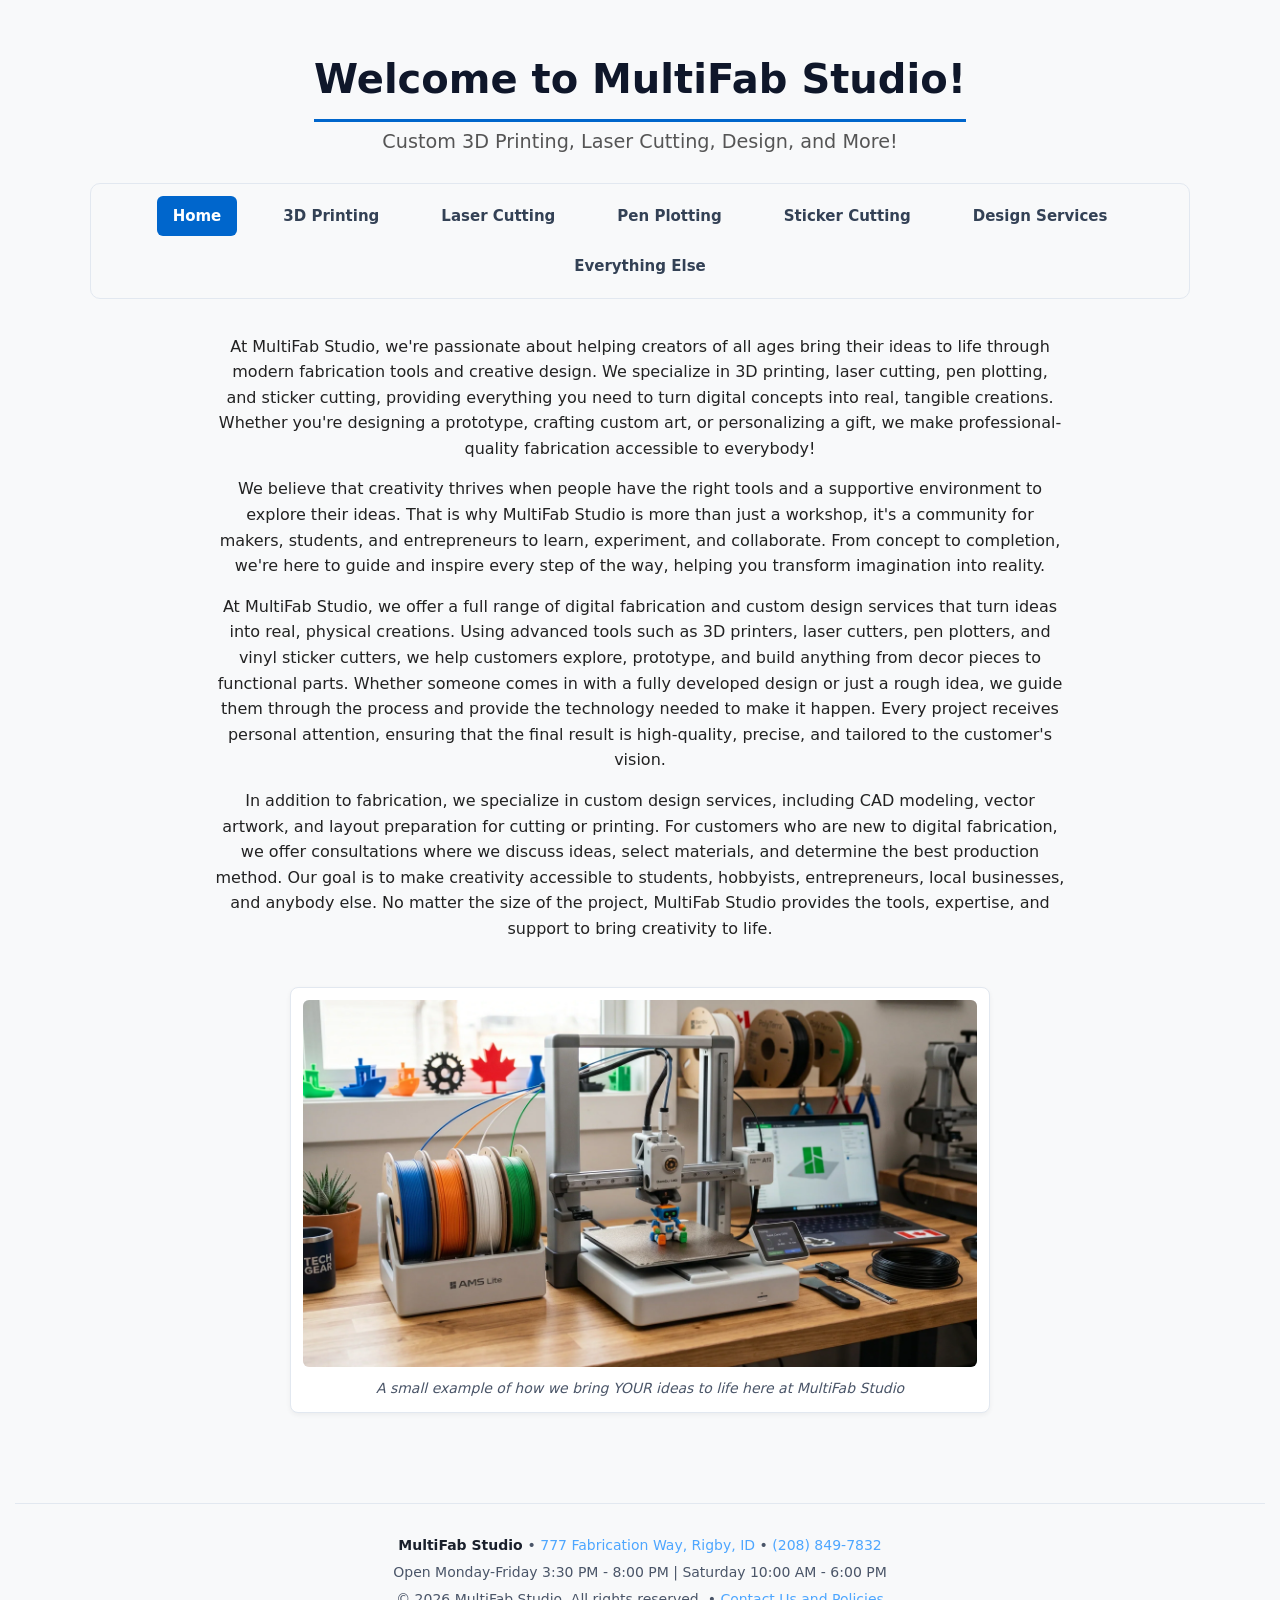
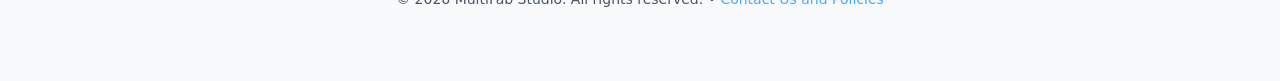
<file: index.html>
<!DOCTYPE html>
<html lang="en">
    <head>
        <meta charset="UTF-8">
        <meta name="viewport" content="width=device-width, initial-scale=1.0">
        <title> Home - MultiFab Studio </title>
        <link rel="stylesheet" href="style.css">
    </head>
    <body>
        <div class="container">
            <h1> Welcome to MultiFab Studio! </h1>
            <h3> Custom 3D Printing, Laser Cutting, Design, and More!</h3>
        
            <nav>
                <a href="index.html" class="active"> Home</a>
                <a href="3dprinting.html"> 3D Printing</a>
                <a href="lasercutting.html"> Laser Cutting</a>
                <a href="penplotting.html"> Pen Plotting</a>
                <a href="stickercutting.html"> Sticker Cutting</a>
                <a href="designservices.html"> Design Services</a>
                <a href="everythingelse.html"> Everything Else</a>
            </nav>

            <p>
                At MultiFab Studio, we're passionate about helping creators of all ages bring their ideas to life through modern fabrication tools and creative design. We specialize in 3D printing, laser cutting, pen plotting, and sticker cutting, providing everything you need to turn digital concepts into real, tangible creations. Whether you're designing a prototype, crafting custom art, or personalizing a gift, we make professional-quality fabrication accessible to everybody!
            </p>
            <p>
                We believe that creativity thrives when people have the right tools and a supportive environment to explore their ideas. That is why MultiFab Studio is more than just a workshop, it's a community for makers, students, and entrepreneurs to learn, experiment, and collaborate. From concept to completion, we're here to guide and inspire every step of the way, helping you transform imagination into reality.
            </p>
            <p> 
                At MultiFab Studio, we offer a full range of digital fabrication and custom design services that turn ideas into real, physical creations. Using advanced tools such as 3D printers, laser cutters, pen plotters, and vinyl sticker cutters, we help customers explore, prototype, and build anything from decor pieces to functional parts. Whether someone comes in with a fully developed design or just a rough idea, we guide them through the process and provide the technology needed to make it happen. Every project receives personal attention, ensuring that the final result is high-quality, precise, and tailored to the customer's vision.
            </p>
            <p>
                In addition to fabrication, we specialize in custom design services, including CAD modeling, vector artwork, and layout preparation for cutting or printing. For customers who are new to digital fabrication, we offer consultations where we discuss ideas, select materials, and determine the best production method. Our goal is to make creativity accessible to students, hobbyists, entrepreneurs, local businesses, and anybody else. No matter the size of the project, MultiFab Studio provides the tools, expertise, and support to bring creativity to life.
            </p>

            <div class="gallery-card" style="max-width: 700px; margin: 30px auto;">
                <img src="bambu.webp">
                <p><em> A small example of how we bring YOUR ideas to life here at MultiFab Studio </em></p>
            </div>
        </div>
        <footer>
            <p><strong> MultiFab Studio </strong> &bull; <a href="https://www.google.com/maps/search/?api=1&query=777+Fabrication+Way+Rigby+ID" target="_blank"> 777 Fabrication Way, Rigby, ID </a> &bull; <a href="tel:12088497832"> (208) 849-7832 </a></p>
            <p> Open Monday-Friday 3:30 PM - 8:00 PM | Saturday 10:00 AM - 6:00 PM </p>
            <p> &copy; 2026 MultiFab Studio. All rights reserved. &bull; <a href="everythingelse.html"> Contact Us and Policies </a></p>
        </footer>   
    </body>
</html>
</file>
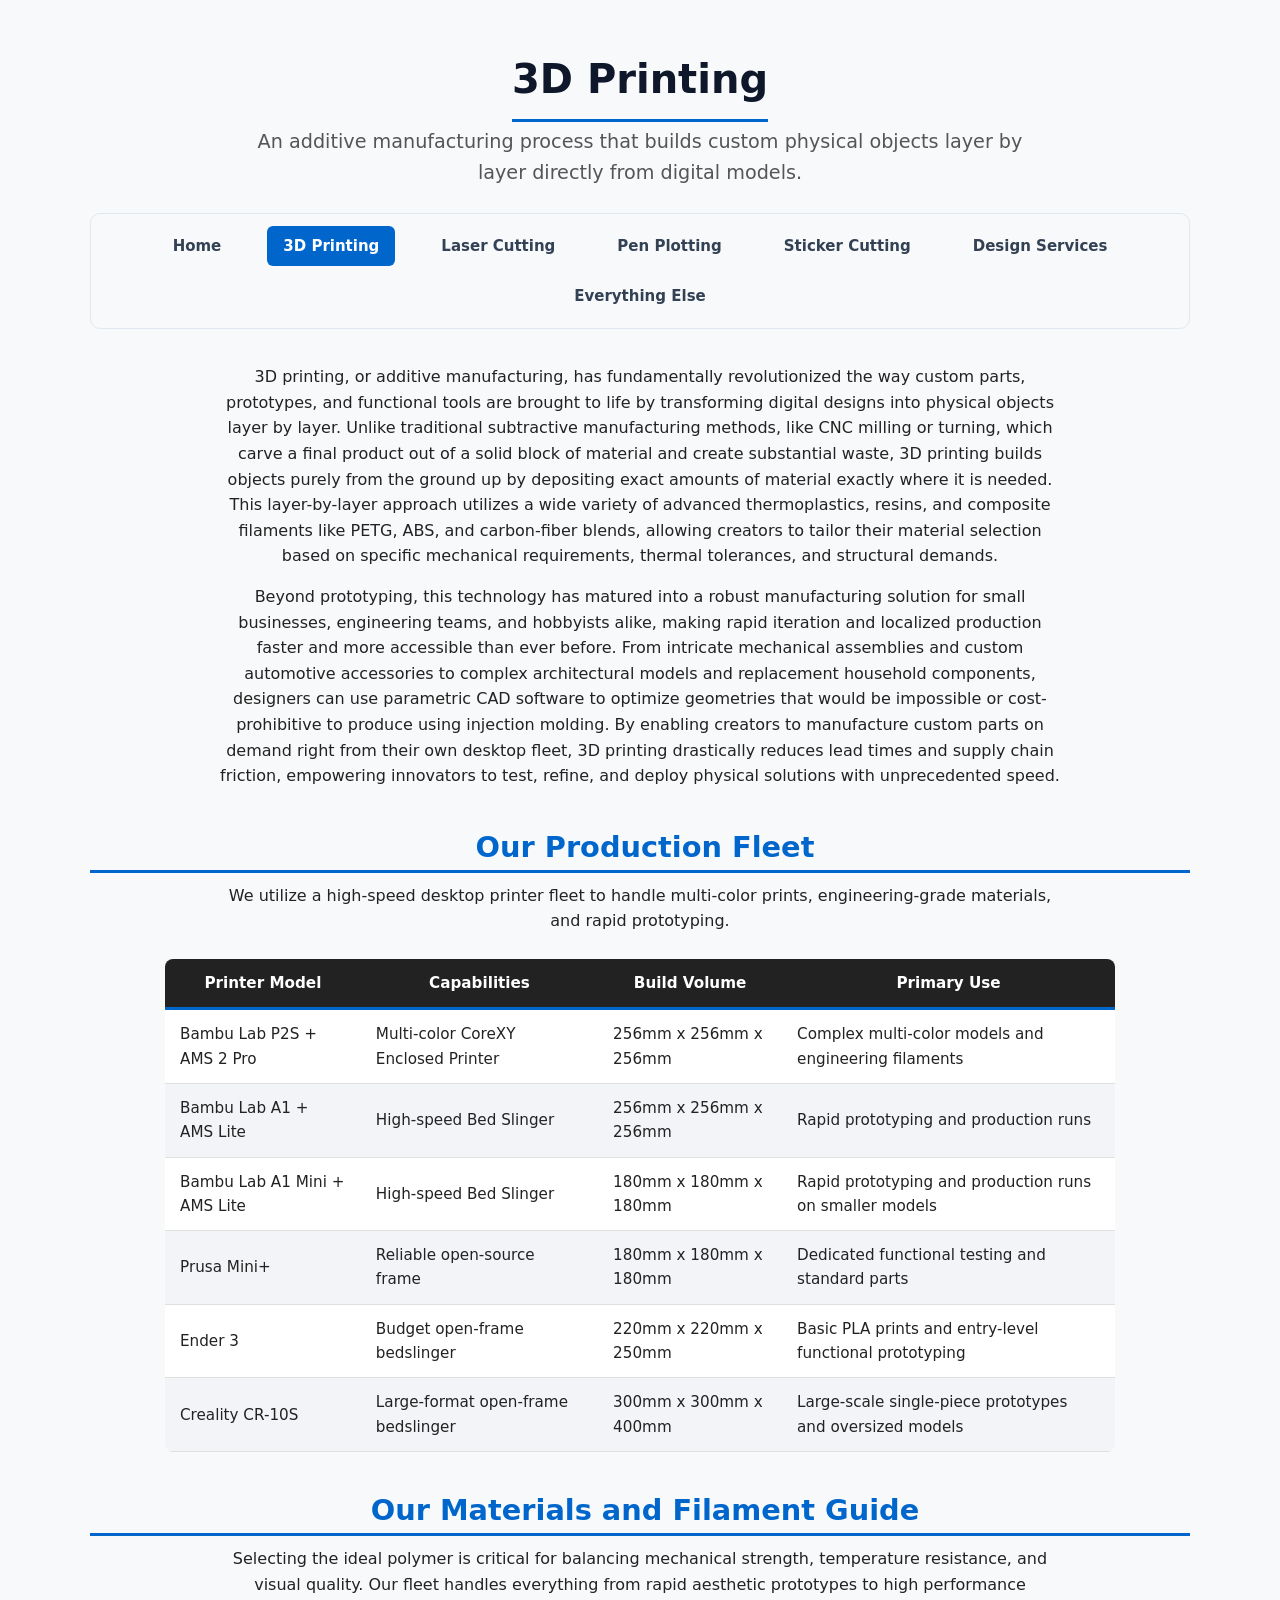
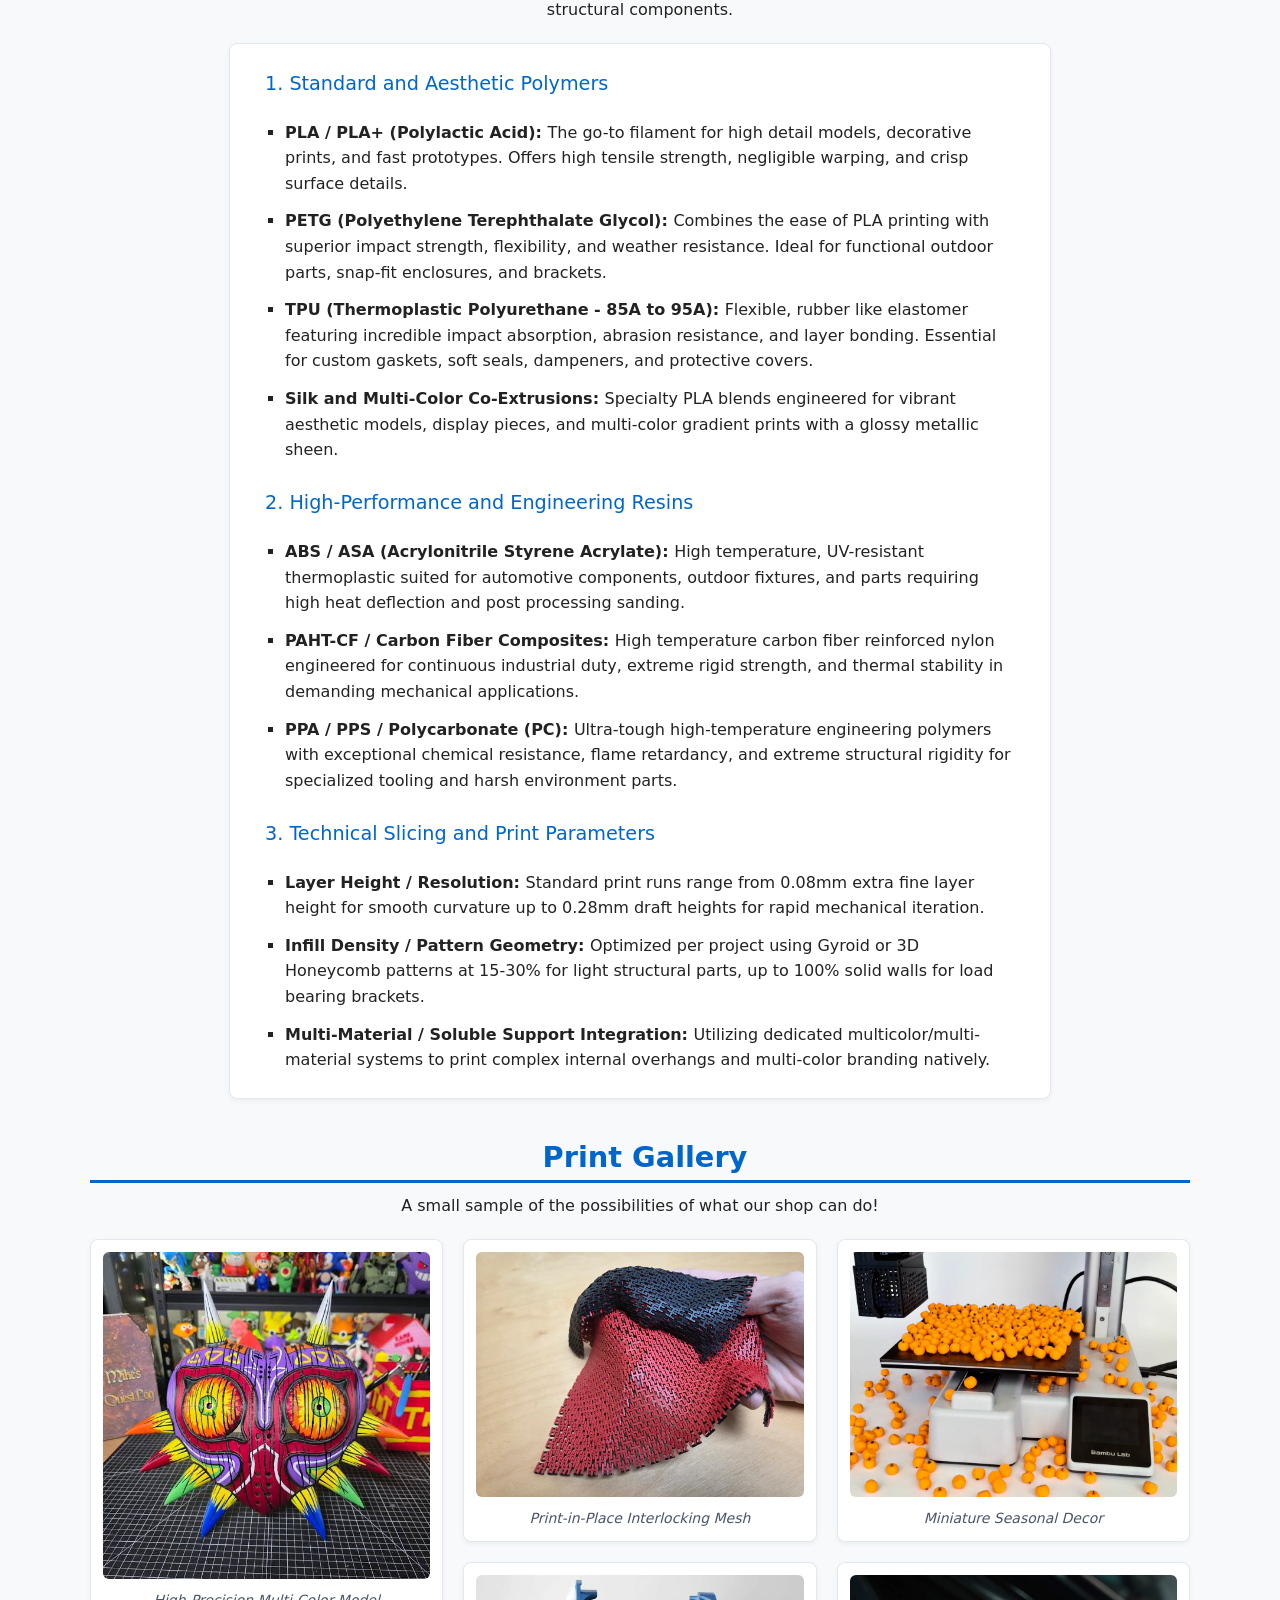
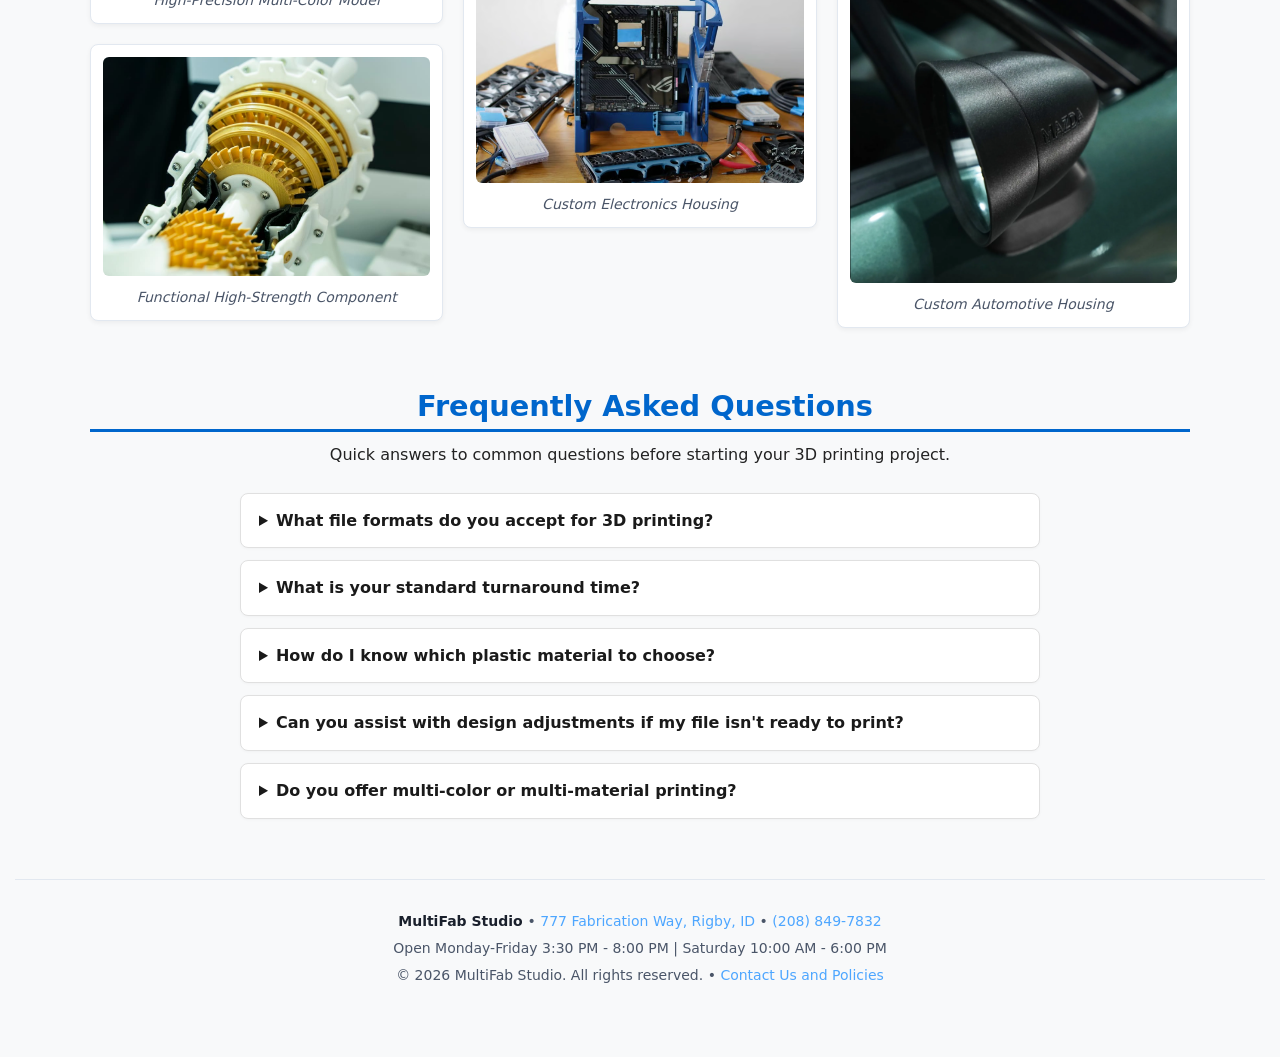
<file: 3dprinting.html>
<!DOCTYPE html>
<html lang="en">
    <head>
        <meta charset="UTF-8">
        <meta name="viewport" content="width=device-width, initial-scale=1.0">
        <title> 3D Printing - MultiFab Studio </title>
        <link rel="stylesheet" href="style.css">
    </head>
    <body>
        <div class="container">
            <h1> 3D Printing </h1>
            <h3> An additive manufacturing process that builds custom physical objects layer by layer directly from digital models.</h3>
        
            <nav>
                <a href="index.html"> Home</a>
                <a href="3dprinting.html" class="active"> 3D Printing</a>
                <a href="lasercutting.html"> Laser Cutting</a>
                <a href="penplotting.html"> Pen Plotting</a>
                <a href="stickercutting.html"> Sticker Cutting</a>
                <a href="designservices.html"> Design Services</a>
                <a href="everythingelse.html"> Everything Else</a>
            </nav>

            <p>
                3D printing, or additive manufacturing, has fundamentally revolutionized the way custom parts, prototypes, and functional tools are brought to life by transforming digital designs into physical objects layer by layer. Unlike traditional subtractive manufacturing methods, like CNC milling or turning, which carve a final product out of a solid block of material and create substantial waste, 3D printing builds objects purely from the ground up by depositing exact amounts of material exactly where it is needed. This layer-by-layer approach utilizes a wide variety of advanced thermoplastics, resins, and composite filaments like PETG, ABS, and carbon-fiber blends, allowing creators to tailor their material selection based on specific mechanical requirements, thermal tolerances, and structural demands.
            </p>
            <p>
                Beyond prototyping, this technology has matured into a robust manufacturing solution for small businesses, engineering teams, and hobbyists alike, making rapid iteration and localized production faster and more accessible than ever before. From intricate mechanical assemblies and custom automotive accessories to complex architectural models and replacement household components, designers can use parametric CAD software to optimize geometries that would be impossible or cost-prohibitive to produce using injection molding. By enabling creators to manufacture custom parts on demand right from their own desktop fleet, 3D printing drastically reduces lead times and supply chain friction, empowering innovators to test, refine, and deploy physical solutions with unprecedented speed.
            </p>
            
            <h2> Our Production Fleet </h2>
            <p> We utilize a high-speed desktop printer fleet to handle multi-color prints, engineering-grade materials, and rapid prototyping. </p>

            <table class="fleet-table">
                <thead>
                    <tr>
                        <th> Printer Model </th>
                        <th> Capabilities </th>
                        <th> Build Volume </th>
                        <th> Primary Use </th>
                    </tr>
                </thead>
                <tbody>
                    <tr>
                        <td> Bambu Lab P2S + AMS 2 Pro </td>
                        <td> Multi-color CoreXY Enclosed Printer </td>
                        <td> 256mm x 256mm x 256mm </td>
                        <td> Complex multi-color models and engineering filaments </td>
                    </tr>
                    <tr>
                        <td> Bambu Lab A1 + AMS Lite </td>
                        <td> High-speed Bed Slinger </td>
                        <td> 256mm x 256mm x 256mm </td>
                        <td> Rapid prototyping and production runs </td>
                    </tr>
                    <tr>
                        <td> Bambu Lab A1 Mini + AMS Lite </td>
                        <td> High-speed Bed Slinger </td>
                        <td> 180mm x 180mm x 180mm </td>
                        <td> Rapid prototyping and production runs on smaller models </td>
                    </tr>
                    <tr>
                        <td> Prusa Mini+ </td>
                        <td> Reliable open-source frame </td>
                        <td> 180mm x 180mm x 180mm </td>
                        <td> Dedicated functional testing and standard parts </td>
                    </tr>
                    <tr>
                        <td> Ender 3 </td>
                        <td> Budget open-frame bedslinger </td>
                        <td> 220mm x 220mm x 250mm </td>
                        <td> Basic PLA prints and entry-level functional prototyping </td>
                    </tr>
                    <tr>
                        <td> Creality CR-10S </td>
                        <td> Large-format open-frame bedslinger </td>
                        <td> 300mm x 300mm x 400mm </td>
                        <td> Large-scale single-piece prototypes and oversized models </td>
                    </tr>
                </tbody>
            </table>
            
            <h2> Our Materials and Filament Guide </h2>
            <p> 
                Selecting the ideal polymer is critical for balancing mechanical strength, temperature resistance, and visual quality.
                Our fleet handles everything from rapid aesthetic prototypes to high performance structural components.
            </p>
            
            <div class="materials-wrapper">
                <h3> 1. Standard and Aesthetic Polymers </h3>
                <ul> 
                    <li>
                        <strong> PLA / PLA+ (Polylactic Acid): </strong>
                        The go-to filament for high detail models, decorative prints, and fast prototypes. Offers high tensile strength, negligible warping, and crisp surface details.
                    </li>
                    <li>
                        <strong> PETG (Polyethylene Terephthalate Glycol): </strong>
                        Combines the ease of PLA printing with superior impact strength, flexibility, and weather resistance. Ideal for functional outdoor parts, snap-fit enclosures, and brackets.
                    </li>
                    <li>
                        <strong> TPU (Thermoplastic Polyurethane - 85A to 95A): </strong>
                        Flexible, rubber like elastomer featuring incredible impact absorption, abrasion resistance, and layer bonding. Essential for custom gaskets, soft seals, dampeners, and protective covers.
                    </li>
                    <li>
                        <strong> Silk and Multi-Color Co-Extrusions: </strong>
                        Specialty PLA blends engineered for vibrant aesthetic models, display pieces, and multi-color gradient prints with a glossy metallic sheen.
                    </li>
                </ul>
                <br>

                <h3> 2. High-Performance and Engineering Resins </h3>
                <ul>
                    <li>
                        <strong> ABS / ASA (Acrylonitrile Styrene Acrylate): </strong>
                        High temperature, UV-resistant thermoplastic suited for automotive components, outdoor fixtures, and parts requiring high heat deflection and post processing sanding.
                    </li>
                    <li>
                        <strong> PAHT-CF / Carbon Fiber Composites: </strong>
                        High temperature carbon fiber reinforced nylon engineered for continuous industrial duty, extreme rigid strength, and thermal stability in demanding mechanical applications.
                    </li>
                    <li>
                        <strong> PPA / PPS / Polycarbonate (PC): </strong>
                        Ultra-tough high-temperature engineering polymers with exceptional chemical resistance, flame retardancy, and extreme structural rigidity for specialized tooling and harsh environment parts.
                    </li>
                </ul>
                <br>

                <h3> 3. Technical Slicing and Print Parameters </h3>
                <ul>
                    <li>
                        <strong> Layer Height / Resolution: </strong>
                        Standard print runs range from 0.08mm extra fine layer height for smooth curvature up to 0.28mm draft heights for rapid mechanical iteration.
                    </li>
                    <li>
                        <strong> Infill Density / Pattern Geometry: </strong>
                        Optimized per project using Gyroid or 3D Honeycomb patterns at 15-30% for light structural parts, up to 100% solid walls for load bearing brackets.
                    </li>
                    <li>
                        <strong> Multi-Material / Soluble Support Integration: </strong>
                        Utilizing dedicated multicolor/multi-material systems to print complex internal overhangs and multi-color branding natively.
                    </li>
                </ul>
            </div>
            
            <h2> Print Gallery </h2>
            <p> A small sample of the possibilities of what our shop can do! </p>
            
            <div class="gallery-grid">
                <div class="gallery-card">
                    <img src="3dprinting1.jpg">
                    <p><em> High-Precision Multi-Color Model </em></p>
                </div>

                <div class="gallery-card">
                    <img src="3dprinting2.jpg">
                    <p><em> Functional High-Strength Component </em></p>
                </div>

                <div class="gallery-card">
                    <img src="3dprinting3.webp">
                    <p><em> Print-in-Place Interlocking Mesh </em></p>
                </div>

                <div class="gallery-card">
                    <img src="3dprinting4.avif">
                    <p><em> Custom Electronics Housing </em></p>
                </div>

                <div class="gallery-card">
                    <img src="3dprinting5.webp">
                    <p><em> Miniature Seasonal Decor </em></p>
                </div>

                <div class="gallery-card">
                    <img src="3dprinting6.png">
                    <p><em> Custom Automotive Housing </em></p>
                </div>
            </div>

            <h2> Frequently Asked Questions </h2>
            <p> Quick answers to common questions before starting your 3D printing project. </p>
            
            <div class="faq-wrapper">
                <details>
                    <summary> What file formats do you accept for 3D printing? </summary>
                    <p> We accept STL, OBJ, STEP, and 3MF files. STEP files are preferred for functional and mechanical components as they preserve smooth CAD geometry. </p>
                </details>

                <details>
                    <summary> What is your standard turnaround time? </summary>
                    <p> Most standard prototyping and small production jobs are completed within 24 to 48 hours. Larger production runs or specialized engineering materials may take slightly longer. </p>
                </details>

                <details>
                    <summary> How do I know which plastic material to choose? </summary>
                    <p> PLA is ideal for visual prototypes and detailed decorative models. PETG or ABS work best for durable functional parts, while materials like PAHT-CF or PC are recommended for high-temperature and high-stress applications. </p>
                </details>

                <details>
                    <summary> Can you assist with design adjustments if my file isn't ready to print? </summary>
                    <p> Yes! We offer 3D modeling and CAD optimization services in Autodesk Fusion 360 to ensure your parts are designed specifically for additive manufacturing. </p>
                </details>

                <details>
                    <summary> Do you offer multi-color or multi-material printing? </summary>
                    <p> Yes, our Bambu Lab machines equipped with AMS systems can print multi-color designs, graphics, and embedded logos in a single seamless print job. </p>
                </details>
            </div>
        </div>
        <footer>
            <p><strong> MultiFab Studio </strong> &bull; <a href="https://www.google.com/maps/search/?api=1&query=777+Fabrication+Way+Rigby+ID" target="_blank"> 777 Fabrication Way, Rigby, ID </a> &bull; <a href="tel:12088497832"> (208) 849-7832 </a></p>
            <p> Open Monday-Friday 3:30 PM - 8:00 PM | Saturday 10:00 AM - 6:00 PM </p>
            <p> &copy; 2026 MultiFab Studio. All rights reserved. &bull; <a href="everythingelse.html"> Contact Us and Policies </a></p>
        </footer>
    </body>
</html>
</file>
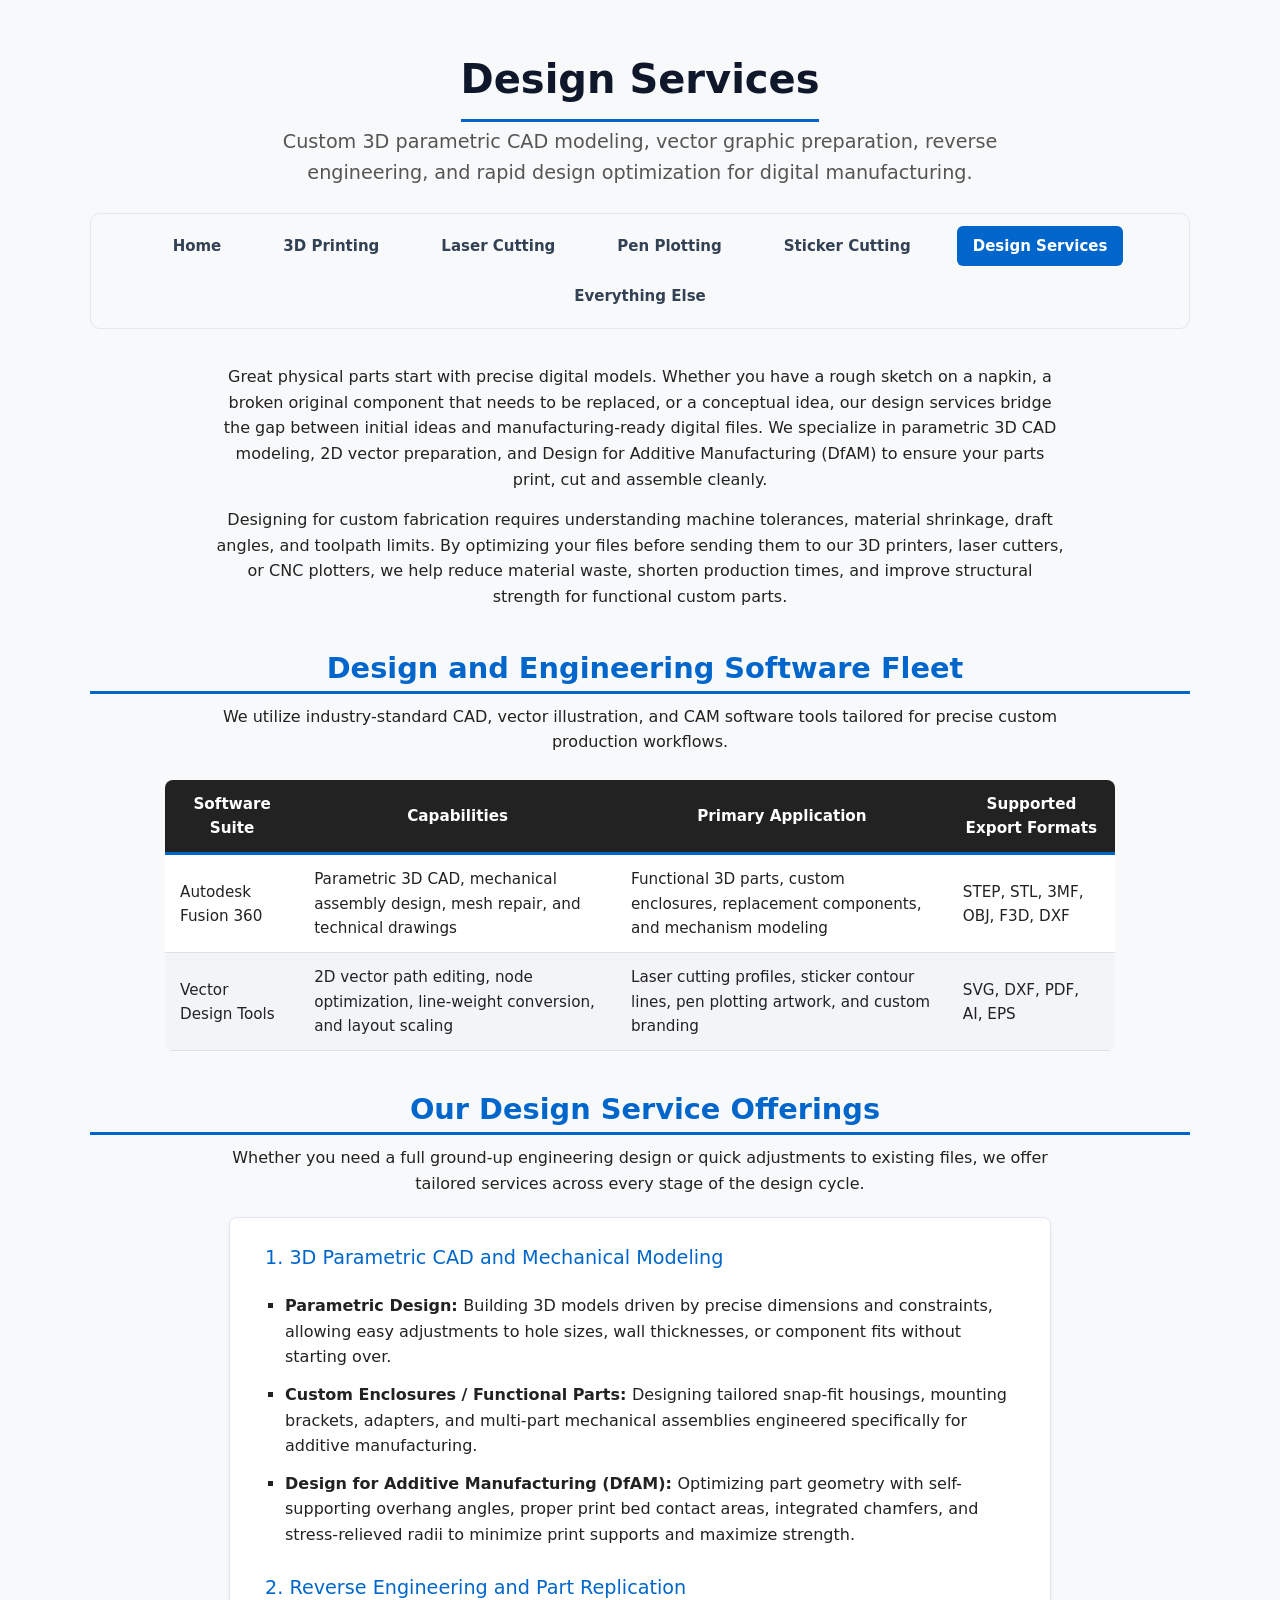
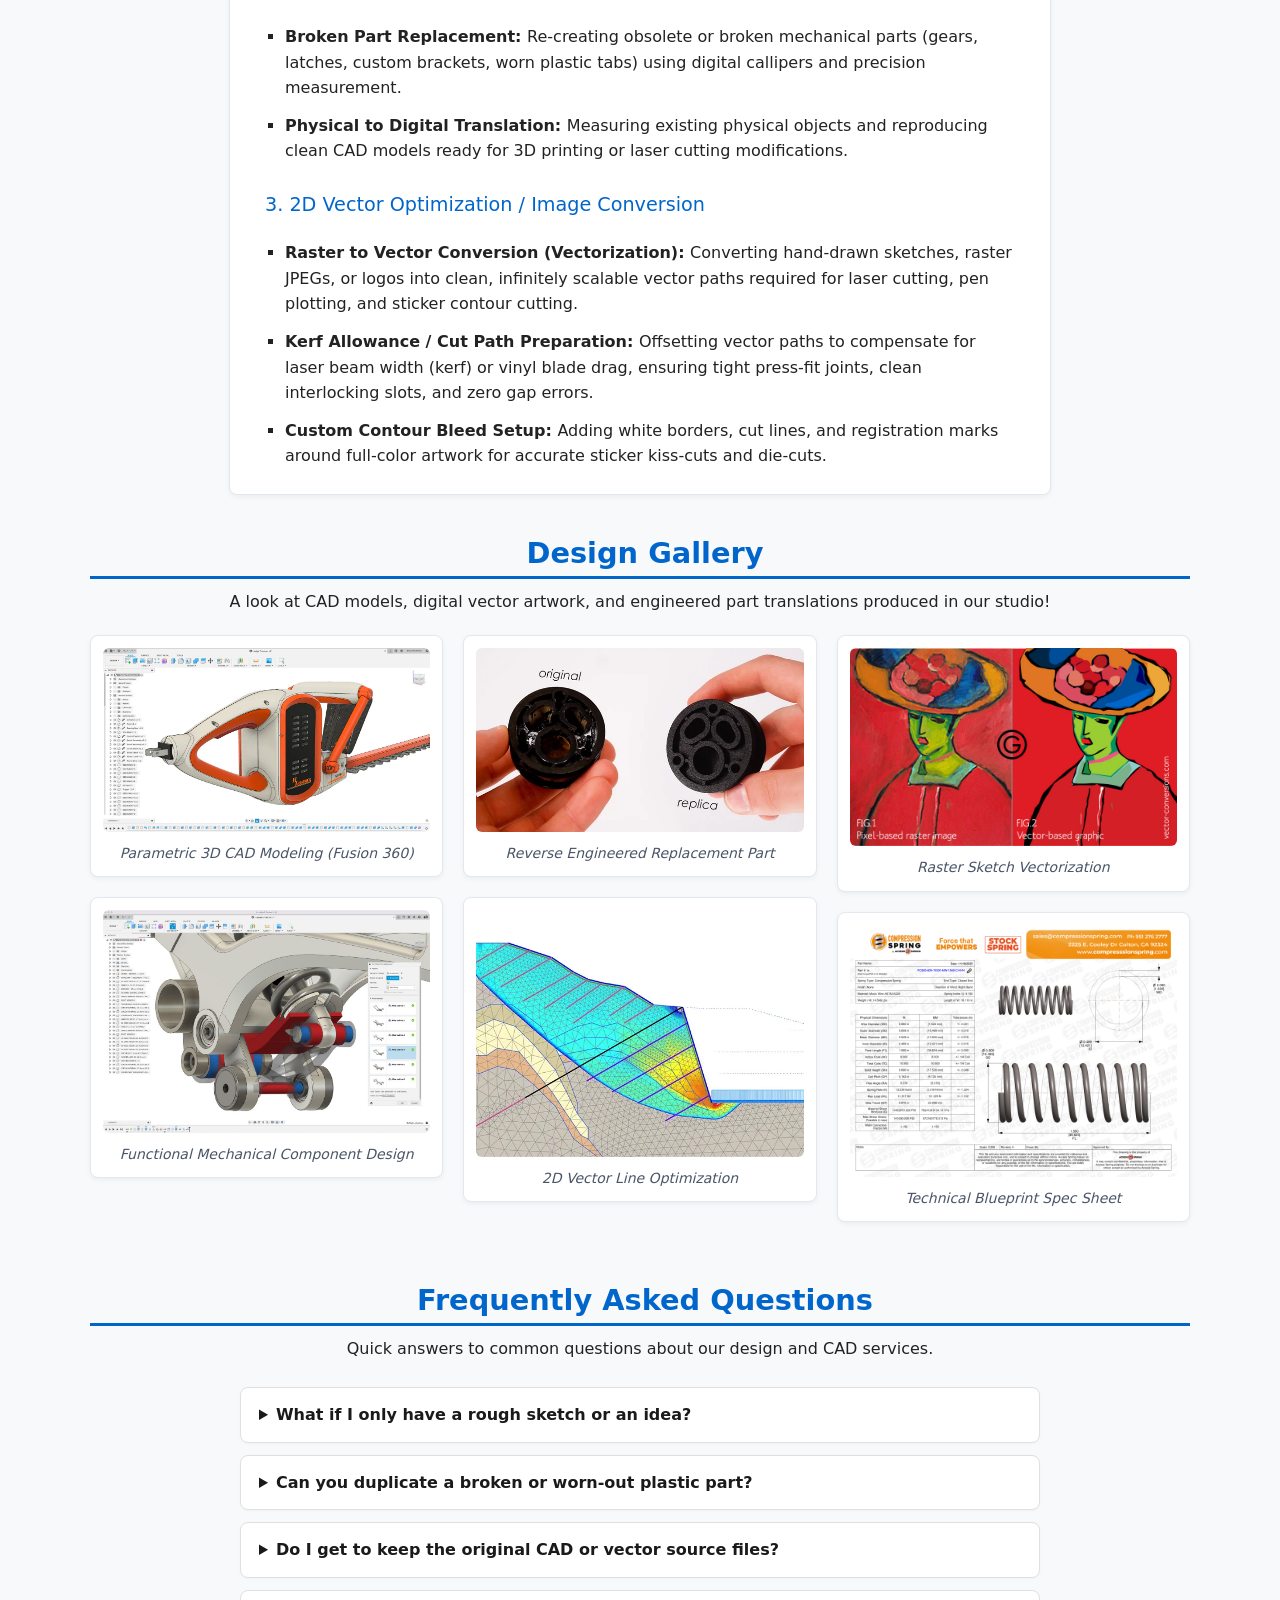
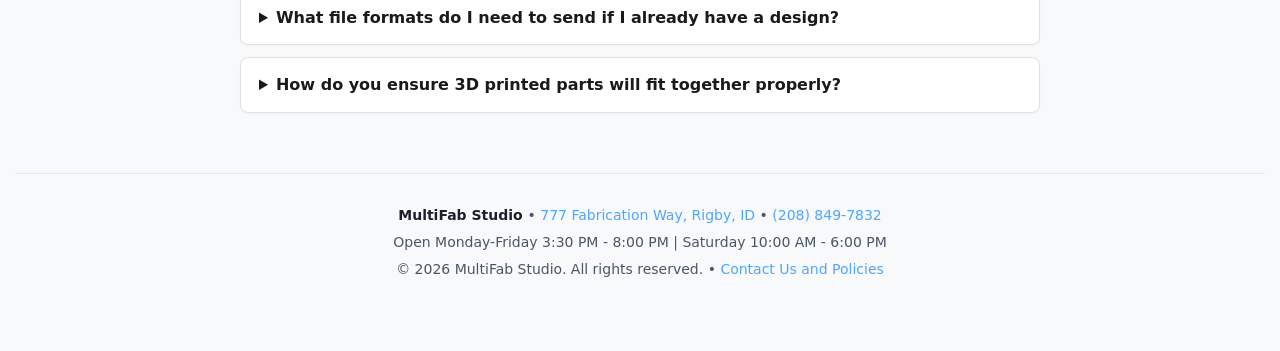
<file: designservices.html>
<!DOCTYPE html>
<html lang="en">
    <head>
        <meta charset="UTF-8">
        <meta name="viewport" content="width=device-width, initial-scale=1.0">
        <title> Design Services - MultiFab Studio </title>
        <link rel="stylesheet" href="style.css">
    </head>
    <body>
        <div class="container">
            <h1> Design Services </h1>
            <h3> Custom 3D parametric CAD modeling, vector graphic preparation, reverse engineering, and rapid design optimization for digital manufacturing. </h3>

            <nav>
                <a href="index.html"> Home </a>
                <a href="3dprinting.html"> 3D Printing </a>
                <a href="lasercutting.html"> Laser Cutting </a>
                <a href="penplotting.html"> Pen Plotting </a>
                <a href="stickercutting.html"> Sticker Cutting </a>
                <a href="designservices.html" class="active"> Design Services </a>
                <a href="everythingelse.html"> Everything Else </a>
            </nav>

            <p>
                Great physical parts start with precise digital models. Whether you have a rough sketch on a napkin, a broken original component that needs to be replaced, or a conceptual idea, our design services bridge the gap between initial ideas and manufacturing-ready digital files. We specialize in parametric 3D CAD modeling, 2D vector preparation, and Design for Additive Manufacturing (DfAM) to ensure your parts print, cut and assemble cleanly.
            </p>
            <p>
                Designing for custom fabrication requires understanding machine tolerances, material shrinkage, draft angles, and toolpath limits. By optimizing your files before sending them to our 3D printers, laser cutters, or CNC plotters, we help reduce material waste, shorten production times, and improve structural strength for functional custom parts.
            </p>

            <h2> Design and Engineering Software Fleet </h2>
            <p> We utilize industry-standard CAD, vector illustration, and CAM software tools tailored for precise custom production workflows. </p>

            <table class="fleet-table">
                <thead>
                    <tr>
                        <th> Software Suite </th>
                        <th> Capabilities </th>
                        <th> Primary Application </th>
                        <th> Supported Export Formats </th>
                    </tr>
                </thead>
                <tbody>
                    <tr>
                        <td> Autodesk Fusion 360 </td>
                        <td> Parametric 3D CAD, mechanical assembly design, mesh repair, and technical drawings </td>
                        <td> Functional 3D parts, custom enclosures, replacement components, and mechanism modeling </td>
                        <td> STEP, STL, 3MF, OBJ, F3D, DXF </td>
                    </tr>
                    <tr>
                        <td> Vector Design Tools </td>
                        <td> 2D vector path editing, node optimization, line-weight conversion, and layout scaling </td>
                        <td> Laser cutting profiles, sticker contour lines, pen plotting artwork, and custom branding </td>
                        <td> SVG, DXF, PDF, AI, EPS </td>
                    </tr>
                </tbody>
            </table>

            <h2> Our Design Service Offerings </h2>
            <p>
                Whether you need a full ground-up engineering design or quick adjustments to existing files, we offer tailored services across every stage of the design cycle. 
            </p>

            <div class="materials-wrapper">
                <h3> 1. 3D Parametric CAD and Mechanical Modeling </h3>
                <ul>
                    <li>
                        <strong> Parametric Design: </strong>
                        Building 3D models driven by precise dimensions and constraints, allowing easy adjustments to hole sizes, wall thicknesses, or component fits without starting over.
                    </li>
                    <li>
                        <strong> Custom Enclosures / Functional Parts: </strong>
                        Designing tailored snap-fit housings, mounting brackets, adapters, and multi-part mechanical assemblies engineered specifically for additive manufacturing.
                    </li>
                    <li>
                        <strong> Design for Additive Manufacturing (DfAM): </strong>
                        Optimizing part geometry with self-supporting overhang angles, proper print bed contact areas, integrated chamfers, and stress-relieved radii to minimize print supports and maximize strength.
                    </li>
                </ul>
                <br>

                <h3> 2. Reverse Engineering and Part Replication </h3>
                <ul>
                    <li>
                        <strong> Broken Part Replacement: </strong>
                        Re-creating obsolete or broken mechanical parts (gears, latches, custom brackets, worn plastic tabs) using digital callipers and precision measurement.
                    </li>
                    <li>
                        <strong> Physical to Digital Translation: </strong>
                        Measuring existing physical objects and reproducing clean CAD models ready for 3D printing or laser cutting modifications.
                    </li>
                </ul>
                <br>

                <h3> 3. 2D Vector Optimization / Image Conversion </h3>
                <ul>
                    <li>
                        <strong> Raster to Vector Conversion (Vectorization): </strong>
                        Converting hand-drawn sketches, raster JPEGs, or logos into clean, infinitely scalable vector paths required for laser cutting, pen plotting, and sticker contour cutting.
                    </li>
                    <li>
                        <strong> Kerf Allowance / Cut Path Preparation: </strong>
                        Offsetting vector paths to compensate for laser beam width (kerf) or vinyl blade drag, ensuring tight press-fit joints, clean interlocking slots, and zero gap errors.
                    </li>
                    <li>
                        <strong> Custom Contour Bleed Setup: </strong>
                        Adding white borders, cut lines, and registration marks around full-color artwork for accurate sticker kiss-cuts and die-cuts.
                    </li>
                </ul>
            </div>

            <h2> Design Gallery </h2>
            <p> A look at CAD models, digital vector artwork, and engineered part translations produced in our studio! </p>

            <div class="gallery-grid">
                <div class="gallery-card">
                    <img src="designservices1.webp">
                    <p><em> Parametric 3D CAD Modeling (Fusion 360) </em></p>
                </div>
                <div class="gallery-card">
                    <img src="designservices2.jpg">
                    <p><em> Functional Mechanical Component Design </em></p>
                </div>
                <div class="gallery-card">
                    <img src="designservices3.webp">
                    <p><em> Reverse Engineered Replacement Part </em></p>
                </div>
                <div class="gallery-card">
                    <img src="designservices4.webp">
                    <p><em> 2D Vector Line Optimization </em></p>
                </div>
                <div class="gallery-card">
                    <img src="designservices5.jpg">
                    <p><em> Raster Sketch Vectorization </em></p>
                </div>
                <div class="gallery-card">
                    <img src="designservices6.png">
                    <p><em> Technical Blueprint Spec Sheet </em></p>
                </div>
            </div>

            <h2> Frequently Asked Questions </h2>
            <p> Quick answers to common questions about our design and CAD services. </p>

            <div class="faq-wrapper">
                <details>
                    <summary> What if I only have a rough sketch or an idea? </summary>
                    <p> That is plenty to get started! We can take hand drawings with key measurements, rough photos, or conceptual ideas and turn them into fully functional digital 3D models or vector files. </p>
                </details>
                <details>
                    <summary> Can you duplicate a broken or worn-out plastic part? </summary>
                    <p> Yes! Bring in or send us the original broken part. We use precision digital calipers to measure key dimensions, reconstruct the original geometry in Autodesk Fusion 360, and 3D print a replacement. </p>
                </details>
                <details>
                    <summary> Do I get to keep the original CAD or vector source files? </summary>
                    <p> Absolutely. Once the design phase is completed, we can provide you with standard STEP, STL, DXF, or SVG files so you own your design assets. </p>
                </details>
                <details>
                    <summary> What file formats do I need to send if I already have a design? </summary>
                    <p> For 3D printing, we accept STEP, 3MF, or STL files. For laser cutting, pen plotting, or sticker cutting, vector files like SVG, DXF, PDF, or AI are ideal. </p>
                </details>
                <details>
                    <summary> How do you ensure 3D printed parts will fit together properly? </summary>
                    <p> We design with precise mechanical tolerances built in-typically leaving 0.15mm to 0.30mm clearance for moving parts and snap-fits depending on the material and machine used. </p>
                </details>
            </div>
        </div>
        <footer>
            <p><strong> MultiFab Studio </strong> &bull; <a href="https://www.google.com/maps/search/?api=1&query=777+Fabrication+Way+Rigby+ID" target="_blank"> 777 Fabrication Way, Rigby, ID </a> &bull; <a href="tel:12088497832"> (208) 849-7832 </a></p>
            <p> Open Monday-Friday 3:30 PM - 8:00 PM | Saturday 10:00 AM - 6:00 PM </p>
            <p> &copy; 2026 MultiFab Studio. All rights reserved. &bull; <a href="everythingelse.html"> Contact Us and Policies </a></p>
        </footer>
    </body>
</html>
</file>
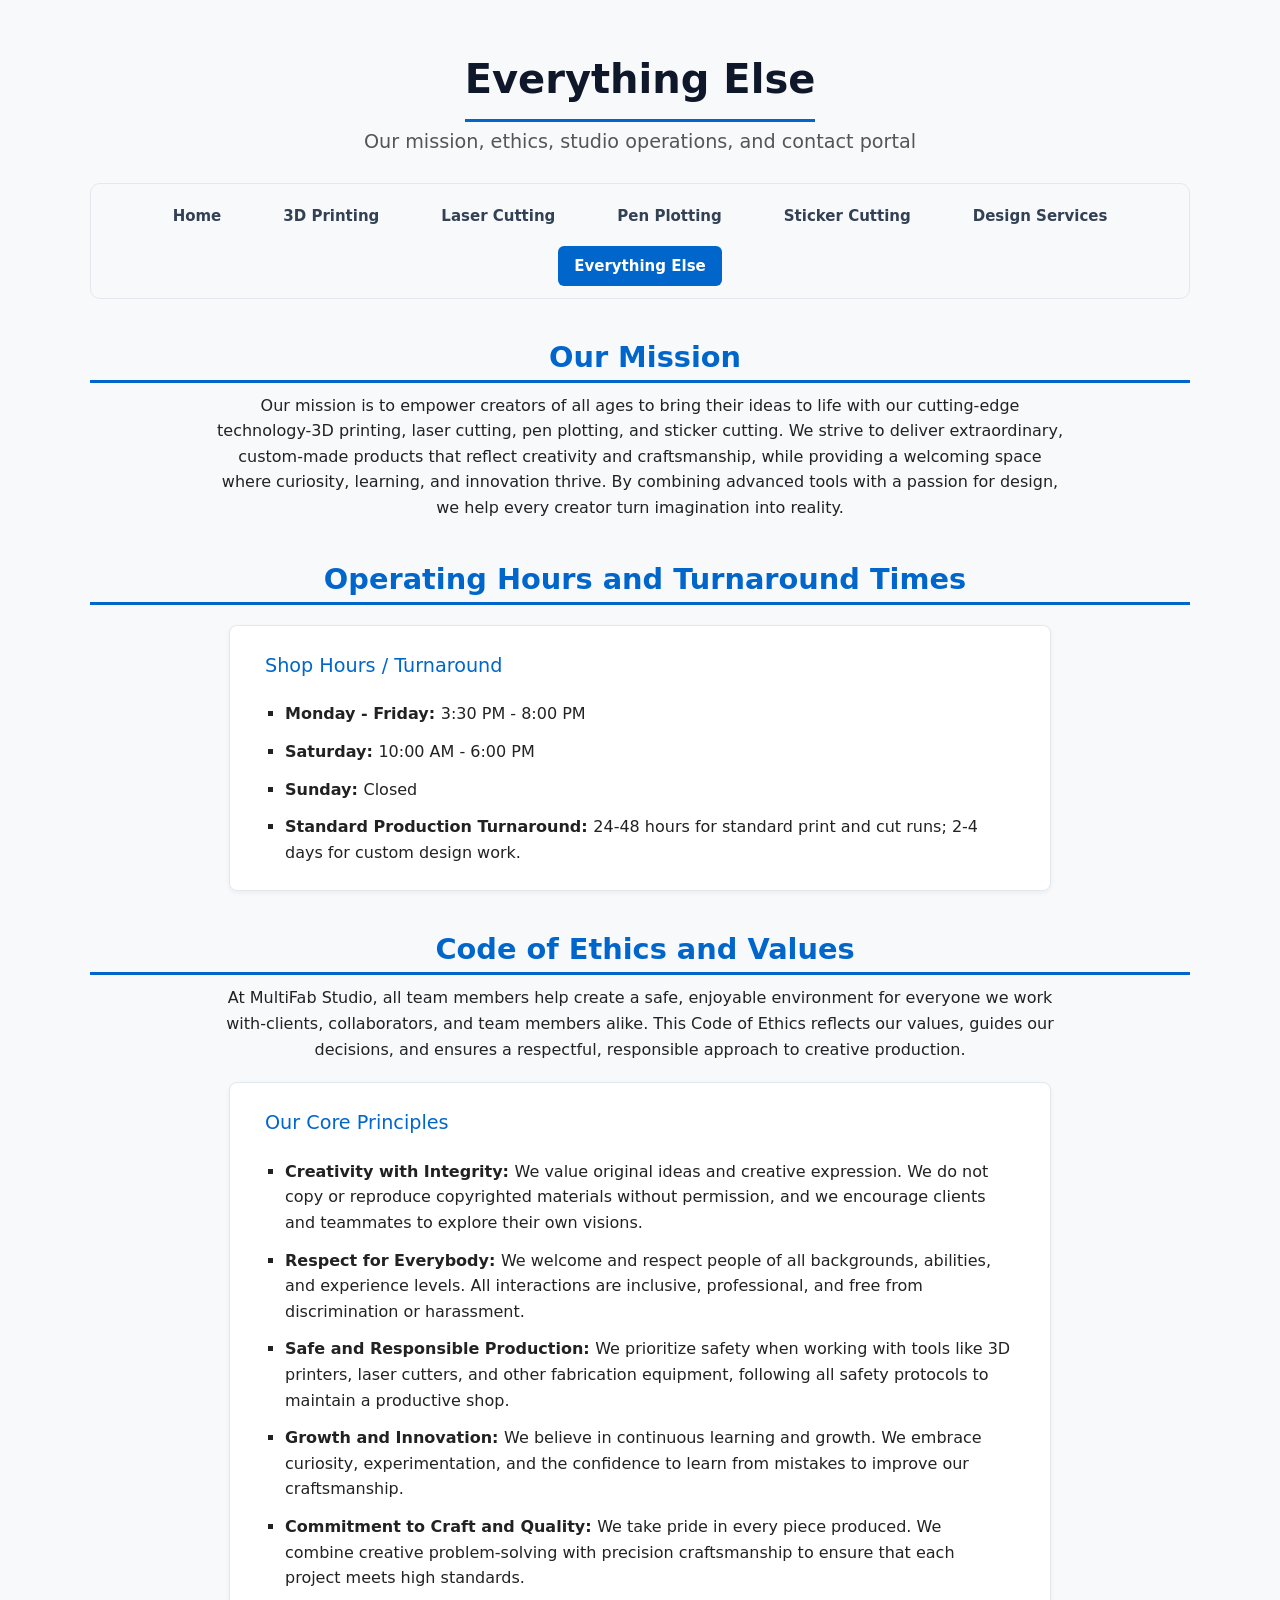
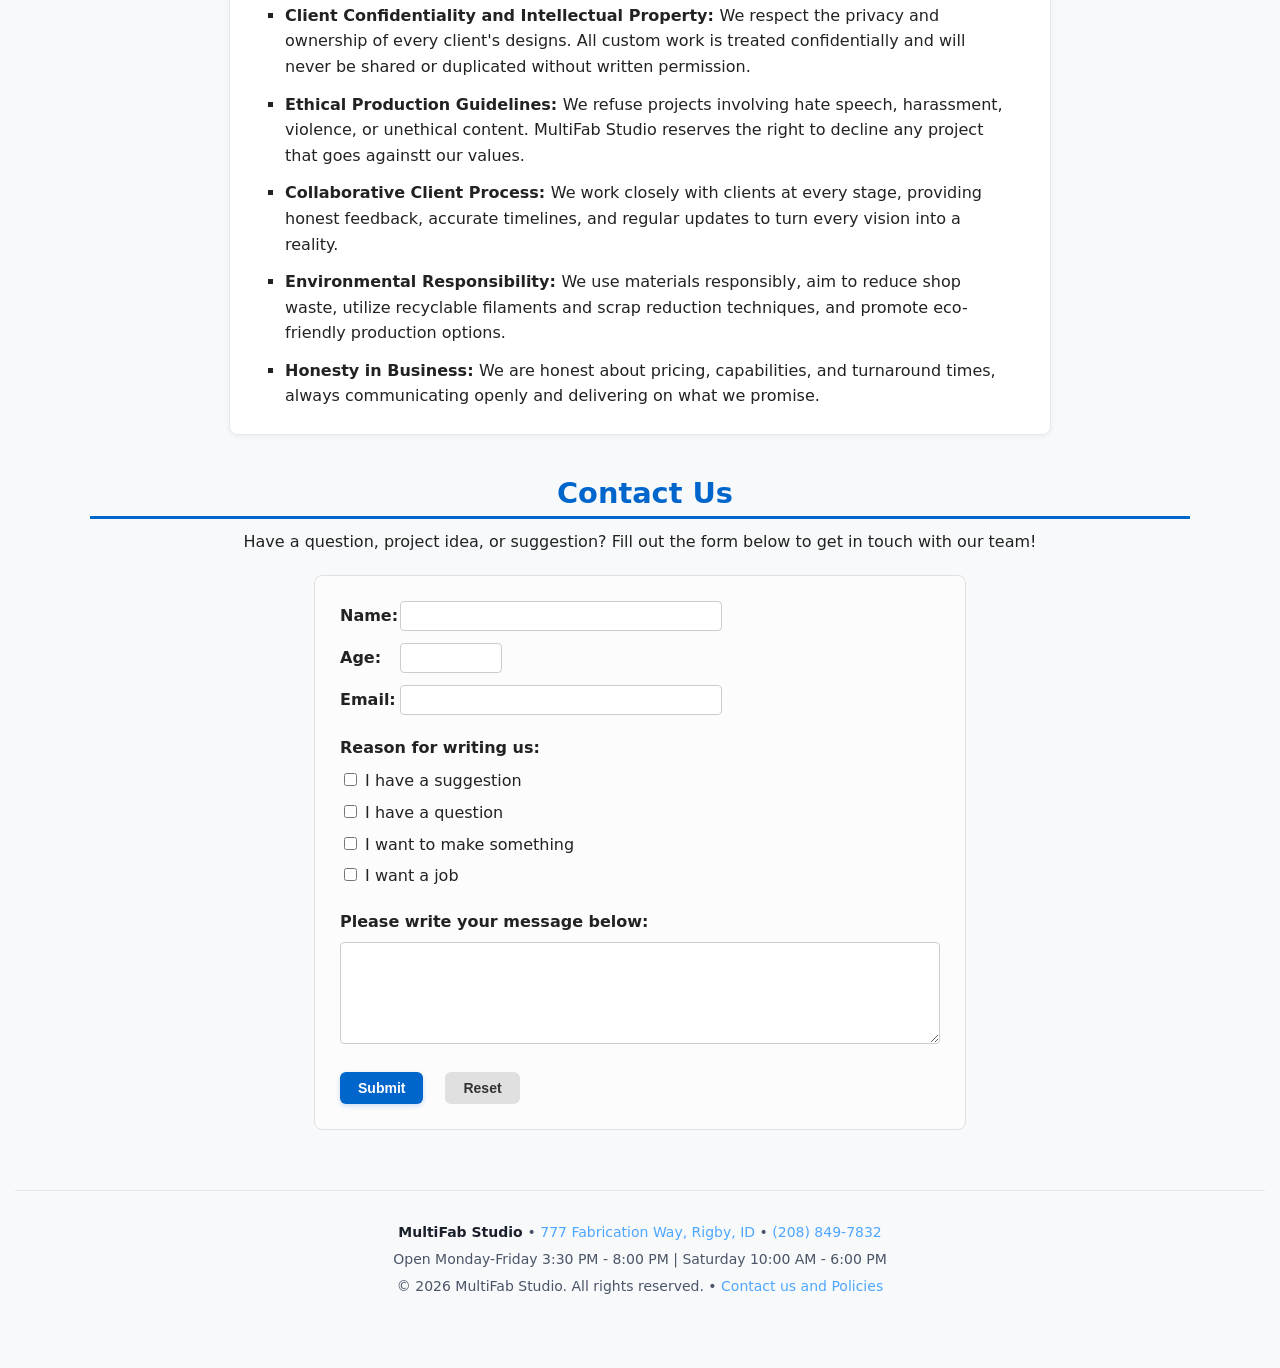
<file: everythingelse.html>
<!DOCTYPE html>
<html lang="en">
    <head>
        <meta charset="UTF-8">
        <meta name="viewport" content="width=device-width, initial-scale=1.0">
        <title> Everything Else - MultiFab Studio </title>
        <link rel="stylesheet" href="style.css">
    </head>
    <body>
        <div class="container">
            <h1> Everything Else </h1>
            <h3> Our mission, ethics, studio operations, and contact portal </h3>

            <nav>
                <a href="index.html"> Home </a>
                <a href="3dprinting.html"> 3D Printing </a>
                <a href="lasercutting.html"> Laser Cutting </a>
                <a href="penplotting.html"> Pen Plotting </a>
                <a href="stickercutting.html"> Sticker Cutting </a>
                <a href="designservices.html"> Design Services </a>
                <a href="everythingelse.html" class="active"> Everything Else </a>
            </nav>

            <h2> Our Mission </h2>
            <p>
                Our mission is to empower creators of all ages to bring their ideas to life with our cutting-edge technology-3D printing, laser cutting, pen plotting, and sticker cutting. We strive to deliver extraordinary, custom-made products that reflect creativity and craftsmanship, while providing a welcoming space where curiosity, learning, and innovation thrive. By combining advanced tools with a passion for design, we help every creator turn imagination into reality.
            </p>

            <h2> Operating Hours and Turnaround Times </h2>
            <div class="materials-wrapper">
                <h3> Shop Hours / Turnaround </h3>
                <ul>
                    <li>
                        <strong> Monday - Friday: </strong>
                        3:30 PM - 8:00 PM
                    </li>
                    <li> 
                        <strong> Saturday: </strong>
                        10:00 AM - 6:00 PM
                    </li>
                    <li> 
                        <strong> Sunday: </strong>
                        Closed
                    </li>
                    <li>
                        <strong> Standard Production Turnaround: </strong>
                        24-48 hours for standard print and cut runs; 2-4 days for custom design work.
                    </li>
                </ul>
            </div>

            <h2> Code of Ethics and Values </h2>
            <p>
                At MultiFab Studio, all team members help create a safe, enjoyable environment for everyone we work with-clients, collaborators, and team members alike. This Code of Ethics reflects our values, guides our decisions, and ensures a respectful, responsible approach to creative production.
            </p>

            <div class="materials-wrapper">
                <h3> Our Core Principles </h3>
                <ul>
                    <li>
                        <strong> Creativity with Integrity: </strong>
                        We value original ideas and creative expression. We do not copy or reproduce copyrighted materials without permission, and we encourage clients and teammates to explore their own visions.
                    </li>
                    <li>
                        <strong> Respect for Everybody: </strong>
                        We welcome and respect people of all backgrounds, abilities, and experience levels. All interactions are inclusive, professional, and free from discrimination or harassment.
                    </li>
                    <li>
                        <strong> Safe and Responsible Production: </strong>
                        We prioritize safety when working with tools like 3D printers, laser cutters, and other fabrication equipment, following all safety protocols to maintain a productive shop.
                    </li>
                    <li>
                        <strong> Growth and Innovation: </strong>
                        We believe in continuous learning and growth. We embrace curiosity, experimentation, and the confidence to learn from mistakes to improve our craftsmanship.
                    </li>
                    <li>
                        <strong> Commitment to Craft and Quality: </strong>
                        We take pride in every piece produced. We combine creative problem-solving with precision craftsmanship to ensure that each project meets high standards.
                    </li>
                    <li> 
                        <strong> Client Confidentiality and Intellectual Property: </strong>
                        We respect the privacy and ownership of every client's designs. All custom work is treated confidentially and will never be shared or duplicated without written permission.
                    </li>
                    <li>
                        <strong> Ethical Production Guidelines: </strong>
                        We refuse projects involving hate speech, harassment, violence, or unethical content. MultiFab Studio reserves the right to decline any project that goes againstt our values.
                    </li>
                    <li> 
                        <strong> Collaborative Client Process: </strong>
                        We work closely with clients at every stage, providing honest feedback, accurate timelines, and regular updates to turn every vision into a reality.
                    </li>
                    <li>
                        <strong> Environmental Responsibility: </strong>
                        We use materials responsibly, aim to reduce shop waste, utilize recyclable filaments and scrap reduction techniques, and promote eco-friendly production options.
                    </li>
                    <li>
                        <strong> Honesty in Business: </strong>
                        We are honest about pricing, capabilities, and turnaround times, always communicating openly and delivering on what we promise.
                    </li>
                </ul>
            </div>

            <h2> Contact Us </h2>
            <p> Have a question, project idea, or suggestion? Fill out the form below to get in touch with our team! </p>

            <div class="contact-form-container">
                <form action="#" method="post" class="contact-form">
                    <div class="form-row">
                        <label for="name"> Name: </label>
                        <input type="text" id="name" name="name" required>
                    </div>

                    <div class="form-row">
                        <label for="age"> Age: </label>
                        <input type="number" id="age" name="age" min="1" max="120">
                    </div>

                    <div class="form-row">
                        <label for="email"> Email: </label>
                        <input type="email" id="email" name="email" required>
                    </div>

                    <div class="form-section">
                        <p class="form-heading"> Reason for writing us: </p>
                        <label class="checkbox-label"><input type="checkbox" name="reason" value="suggestion"> I have a suggestion </label>
                        <label class="checkbox-label"><input type="checkbox" name="reason" value="question"> I have a question </label>
                        <label class="checkbox-label"><input type="checkbox" name="reason" value="make_something"> I want to make something </label>
                        <label class="checkbox-label"><input type="checkbox" name="reason" value="job"> I want a job </label>
                    </div>

                    <div class="form-section">
                        <p class="form-heading"> Please write your message below: </p>
                        <textarea id="message" name="message" rows="5" required></textarea>
                    </div>

                    <div class="form-buttons">
                        <button type="submit" class="btn-submit"> Submit </button>
                        <button type="reset" class="btn-reset"> Reset </button>
                    </div>
                </form>
            </div>
        </div>
        <footer>
            <p><strong> MultiFab Studio </strong> &bull; <a href="https://www.google.com/maps/search/?api=1&query=777+Fabrication+Way+Rigby+ID" target="_blank"> 777 Fabrication Way, Rigby, ID </a> &bull; <a href="tel:12088497832"> (208) 849-7832 </a></p>
            <p> Open Monday-Friday 3:30 PM - 8:00 PM | Saturday 10:00 AM - 6:00 PM </p>
            <p> &copy; 2026 MultiFab Studio. All rights reserved. &bull; <a href="everythingelse.html"> Contact us and Policies </a></p>
        </footer>
    </body>
</html>
</file>
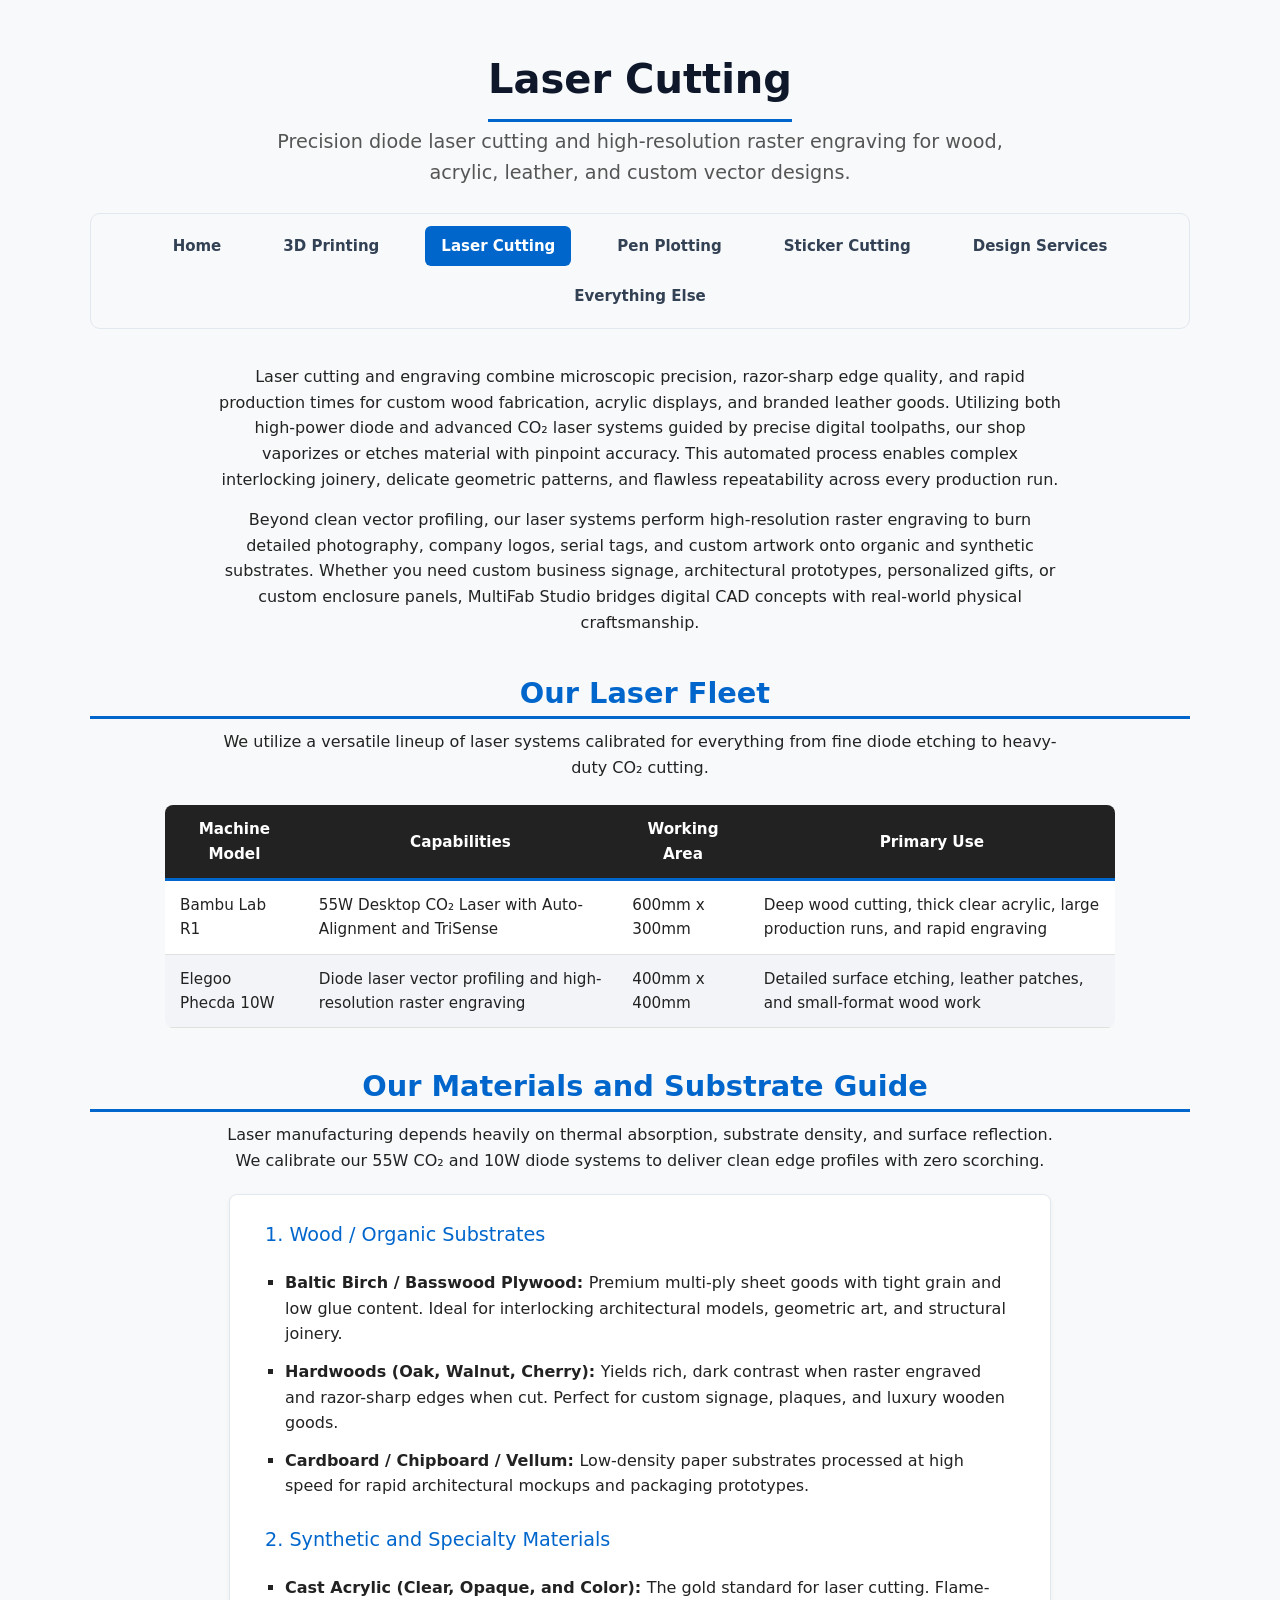
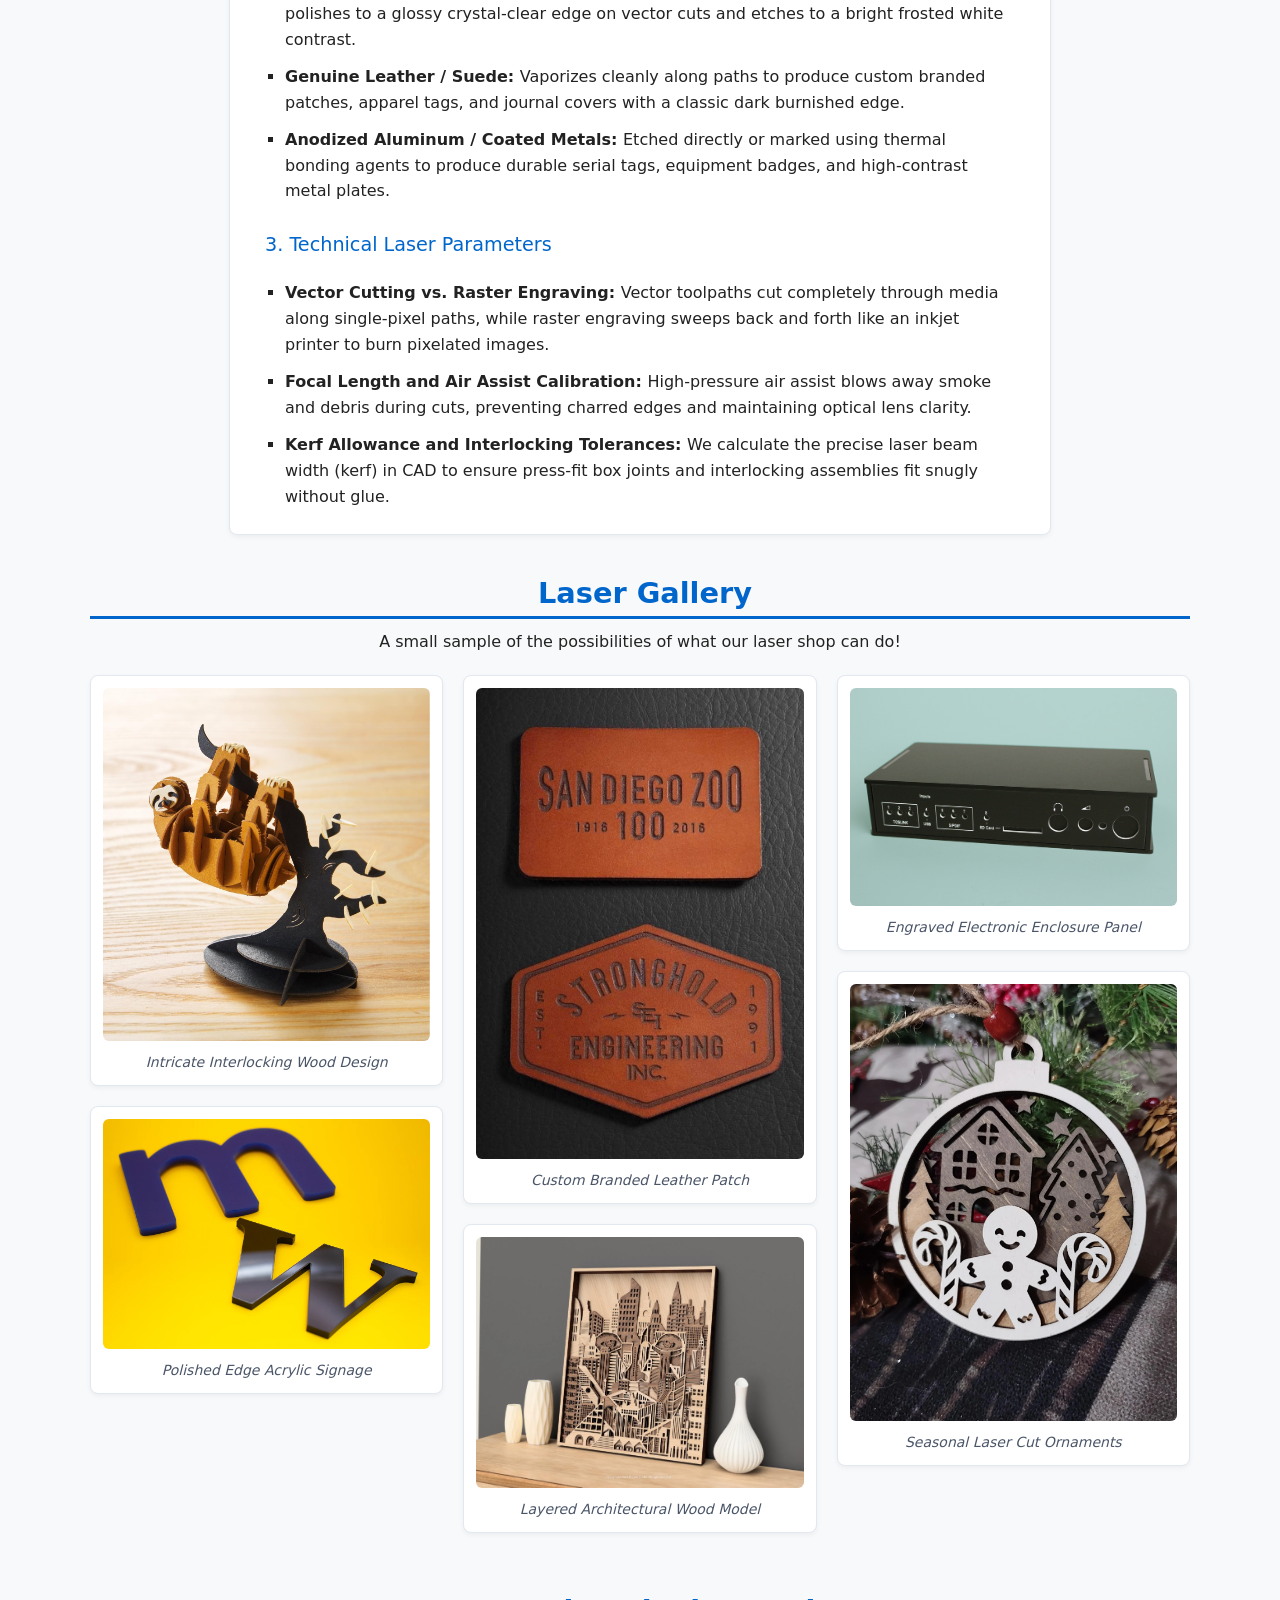
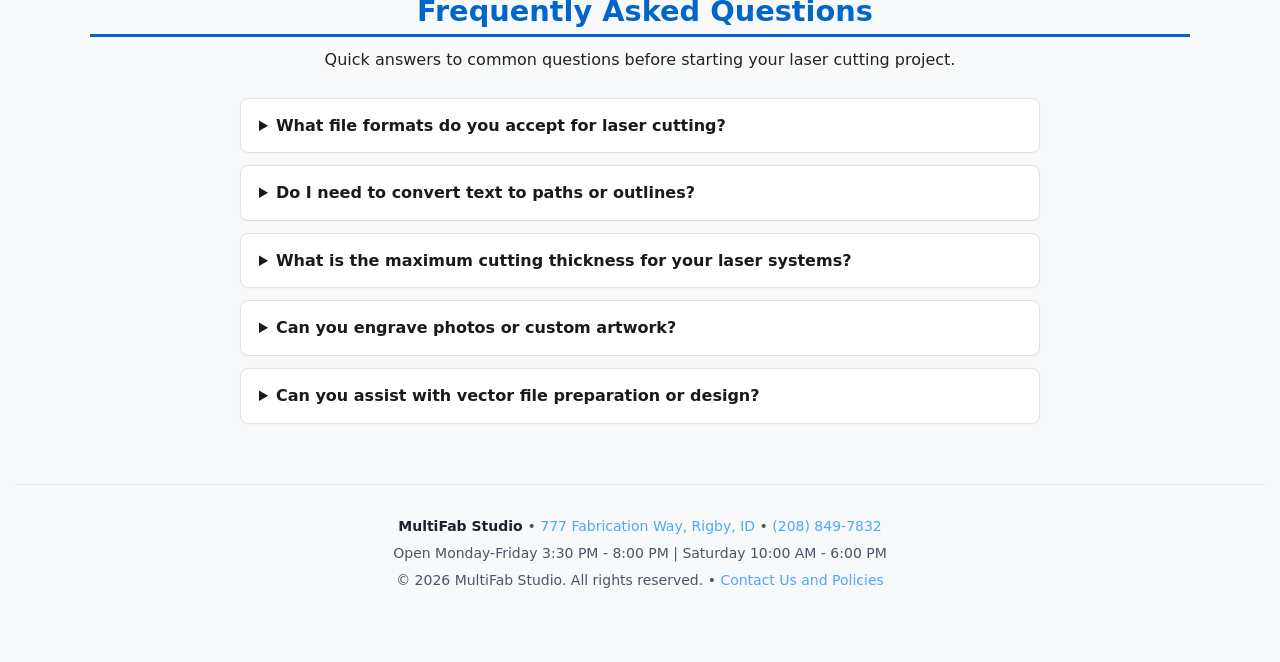
<file: lasercutting.html>
<!DOCTYPE html>
<html lang="en">
    <head>
        <meta charset="UTF-8">
        <meta name="viewport" content="width=device-width, initial-scale=1.0">
        <title> Laser Cutting - MultiFab Studio </title>
        <link rel="stylesheet" href="style.css">
    </head>
    <body>
        <div class="container">
            <h1> Laser Cutting </h1>
            <h3> Precision diode laser cutting and high-resolution raster engraving for wood, acrylic, leather, and custom vector designs. </h3>

            <nav>
                <a href="index.html"> Home </a>
                <a href="3dprinting.html"> 3D Printing </a>
                <a href="lasercutting.html" class="active"> Laser Cutting </a>
                <a href="penplotting.html"> Pen Plotting </a>
                <a href="stickercutting.html"> Sticker Cutting </a>
                <a href="designservices.html"> Design Services </a>
                <a href="everythingelse.html"> Everything Else </a>
            </nav>

            <p>
                Laser cutting and engraving combine microscopic precision, razor-sharp edge quality, and rapid production times for custom wood fabrication, acrylic displays, and branded leather goods. Utilizing both high-power diode and advanced CO₂ laser systems guided by precise digital toolpaths, our shop vaporizes or etches material with pinpoint accuracy. This automated process enables complex interlocking joinery, delicate geometric patterns, and flawless repeatability across every production run.
            </p>
            <p>
                Beyond clean vector profiling, our laser systems perform high-resolution raster engraving to burn detailed photography, company logos, serial tags, and custom artwork onto organic and synthetic substrates. Whether you need custom business signage, architectural prototypes, personalized gifts, or custom enclosure panels, MultiFab Studio bridges digital CAD concepts with real-world physical craftsmanship.
            </p>

            <h2> Our Laser Fleet </h2>
            <p> We utilize a versatile lineup of laser systems calibrated for everything from fine diode etching to heavy-duty CO₂ cutting. </p>

            <table class="fleet-table">
                <thead>
                    <tr>
                        <th> Machine Model </th>
                        <th> Capabilities </th>
                        <th> Working Area </th>
                        <th> Primary Use </th>
                    </tr>
                </thead>
                <tbody>
                    <tr>
                        <td> Bambu Lab R1 </td>
                        <td> 55W Desktop CO₂ Laser with Auto-Alignment and TriSense </td>
                        <td> 600mm x 300mm </td>
                        <td> Deep wood cutting, thick clear acrylic, large production runs, and rapid engraving </td>
                    </tr>
                    <tr>
                        <td> Elegoo Phecda 10W </td>
                        <td> Diode laser vector profiling and high-resolution raster engraving </td>
                        <td> 400mm x 400mm </td>
                        <td> Detailed surface etching, leather patches, and small-format wood work </td>
                    </tr>
                </tbody>
            </table>

            <h2> Our Materials and Substrate Guide </h2>
            <p>
                Laser manufacturing depends heavily on thermal absorption, substrate density, and surface reflection.
                We calibrate our 55W CO₂ and 10W diode systems to deliver clean edge profiles with zero scorching.
            </p>

            <div class="materials-wrapper">
                <h3> 1. Wood / Organic Substrates </h3>
                <ul>
                    <li>
                        <strong> Baltic Birch / Basswood Plywood: </strong>
                        Premium multi-ply sheet goods with tight grain and low glue content. Ideal for interlocking architectural models, geometric art, and structural joinery.
                    </li>
                    <li>
                        <strong> Hardwoods (Oak, Walnut, Cherry): </strong>
                        Yields rich, dark contrast when raster engraved and razor-sharp edges when cut. Perfect for custom signage, plaques, and luxury wooden goods.
                    </li>
                    <li>
                        <strong> Cardboard / Chipboard / Vellum: </strong>
                        Low-density paper substrates processed at high speed for rapid architectural mockups and packaging prototypes.
                    </li>
                </ul>
                <br>

                <h3> 2. Synthetic and Specialty Materials </h3>
                <ul>
                    <li>
                        <strong> Cast Acrylic (Clear, Opaque, and Color): </strong>
                        The gold standard for laser cutting. Flame-polishes to a glossy crystal-clear edge on vector cuts and etches to a bright frosted white contrast. 
                    </li>
                    <li>
                        <strong> Genuine Leather / Suede: </strong>
                        Vaporizes cleanly along paths to produce custom branded patches, apparel tags, and journal covers with a classic dark burnished edge.
                    </li>
                    <li>
                        <strong> Anodized Aluminum / Coated Metals: </strong>
                        Etched directly or marked using thermal bonding agents to produce durable serial tags, equipment badges, and high-contrast metal plates.
                    </li>
                </ul>
                <br>

                <h3> 3. Technical Laser Parameters </h3>
                <ul>
                    <li>
                        <strong> Vector Cutting vs. Raster Engraving: </strong>
                        Vector toolpaths cut completely through media along single-pixel paths, while raster engraving sweeps back and forth like an inkjet printer to burn pixelated images.
                    </li>
                    <li>
                        <strong> Focal Length and Air Assist Calibration: </strong>
                        High-pressure air assist blows away smoke and debris during cuts, preventing charred edges and maintaining optical lens clarity.
                    </li>
                    <li>
                        <strong> Kerf Allowance and Interlocking Tolerances: </strong>
                        We calculate the precise laser beam width (kerf) in CAD to ensure press-fit box joints and interlocking assemblies fit snugly without glue.
                    </li>
                </ul>
            </div>

            <h2> Laser Gallery </h2>
            <p> A small sample of the possibilities of what our laser shop can do! </p>

            <div class="gallery-grid">
                <div class="gallery-card">
                    <img src="lasercutting1.jpg">
                    <p><em> Intricate Interlocking Wood Design </em></p>
                </div>
                <div class="gallery-card">
                    <img src="lasercutting2.webp">
                    <p><em> Polished Edge Acrylic Signage </em></p>
                </div>
                <div class="gallery-card">
                    <img src="lasercutting3.jpg">
                    <p><em> Custom Branded Leather Patch </em></p>
                </div>
                <div class="gallery-card">
                    <img src="lasercutting4.webp">
                    <p><em> Layered Architectural Wood Model </em></p>
                </div>
                <div class="gallery-card">
                    <img src="lasercutting5.jpg">
                    <p><em> Engraved Electronic Enclosure Panel </em></p> 
                </div>
                <div class="gallery-card">
                    <img src="lasercutting6.webp">
                    <p><em> Seasonal Laser Cut Ornaments </em></p>
                </div>
            </div>

            <h2> Frequently Asked Questions </h2>
            <p> Quick answers to common questions before starting your laser cutting project. </p>

            <div class="faq-wrapper">
                <details>
                    <summary> What file formats do you accept for laser cutting? </summary>
                    <p> We prefer vector files such as SVG, DXF, AI, or PDF. For raster engraving projects, high-resolution PNG or JPG images work best. </p>
                </details>
                <details>
                    <summary> Do I need to convert text to paths or outlines? </summary>
                    <p> Yes! Please convert all text to paths, curves, or outlines in your vector software before submitting your file to prevent font substitution errors. </p>
                </details>
                <details>
                    <summary> What is the maximum cutting thickness for your laser systems? </summary>
                    <p> Our 55W CO₂ system can cleanly cut up to 20mm acrylic and thick hardwoods in a single pass, while our diode system handles lighter materials like thin plywood and cardstock. </p>
                </details>
                <details>
                    <summary> Can you engrave photos or custom artwork? </summary>
                    <p> Absolutely! We can process high-contrast raster images and grayscale graphics to burn realistic portraits, logos, and artwork onto wood and leather. </p>
                </details>
                <details>
                    <summary> Can you assist with vector file preparation or design? </summary>
                    <p> Yes, we offer custom vector design and layout optimization in case your sketches or ideas need to be converted into a clean, laser-ready cutting file.</p>
                </details>
            </div>
        </div>
        <footer>
            <p><strong> MultiFab Studio </strong> &bull; <a href="https://www.google.com/maps/search/?api=1&query=777+Fabrication+Way+Rigby+ID" target="_blank"> 777 Fabrication Way, Rigby, ID </a> &bull; <a href="tel:12088497832"> (208) 849-7832 </a></p>
            <p> Open Monday-Friday 3:30 PM - 8:00 PM | Saturday 10:00 AM - 6:00 PM </p>
            <p> &copy; 2026 MultiFab Studio. All rights reserved. &bull; <a href="everythingelse.html"> Contact Us and Policies </a></p>
        </footer>
    </body>
</html>
</file>
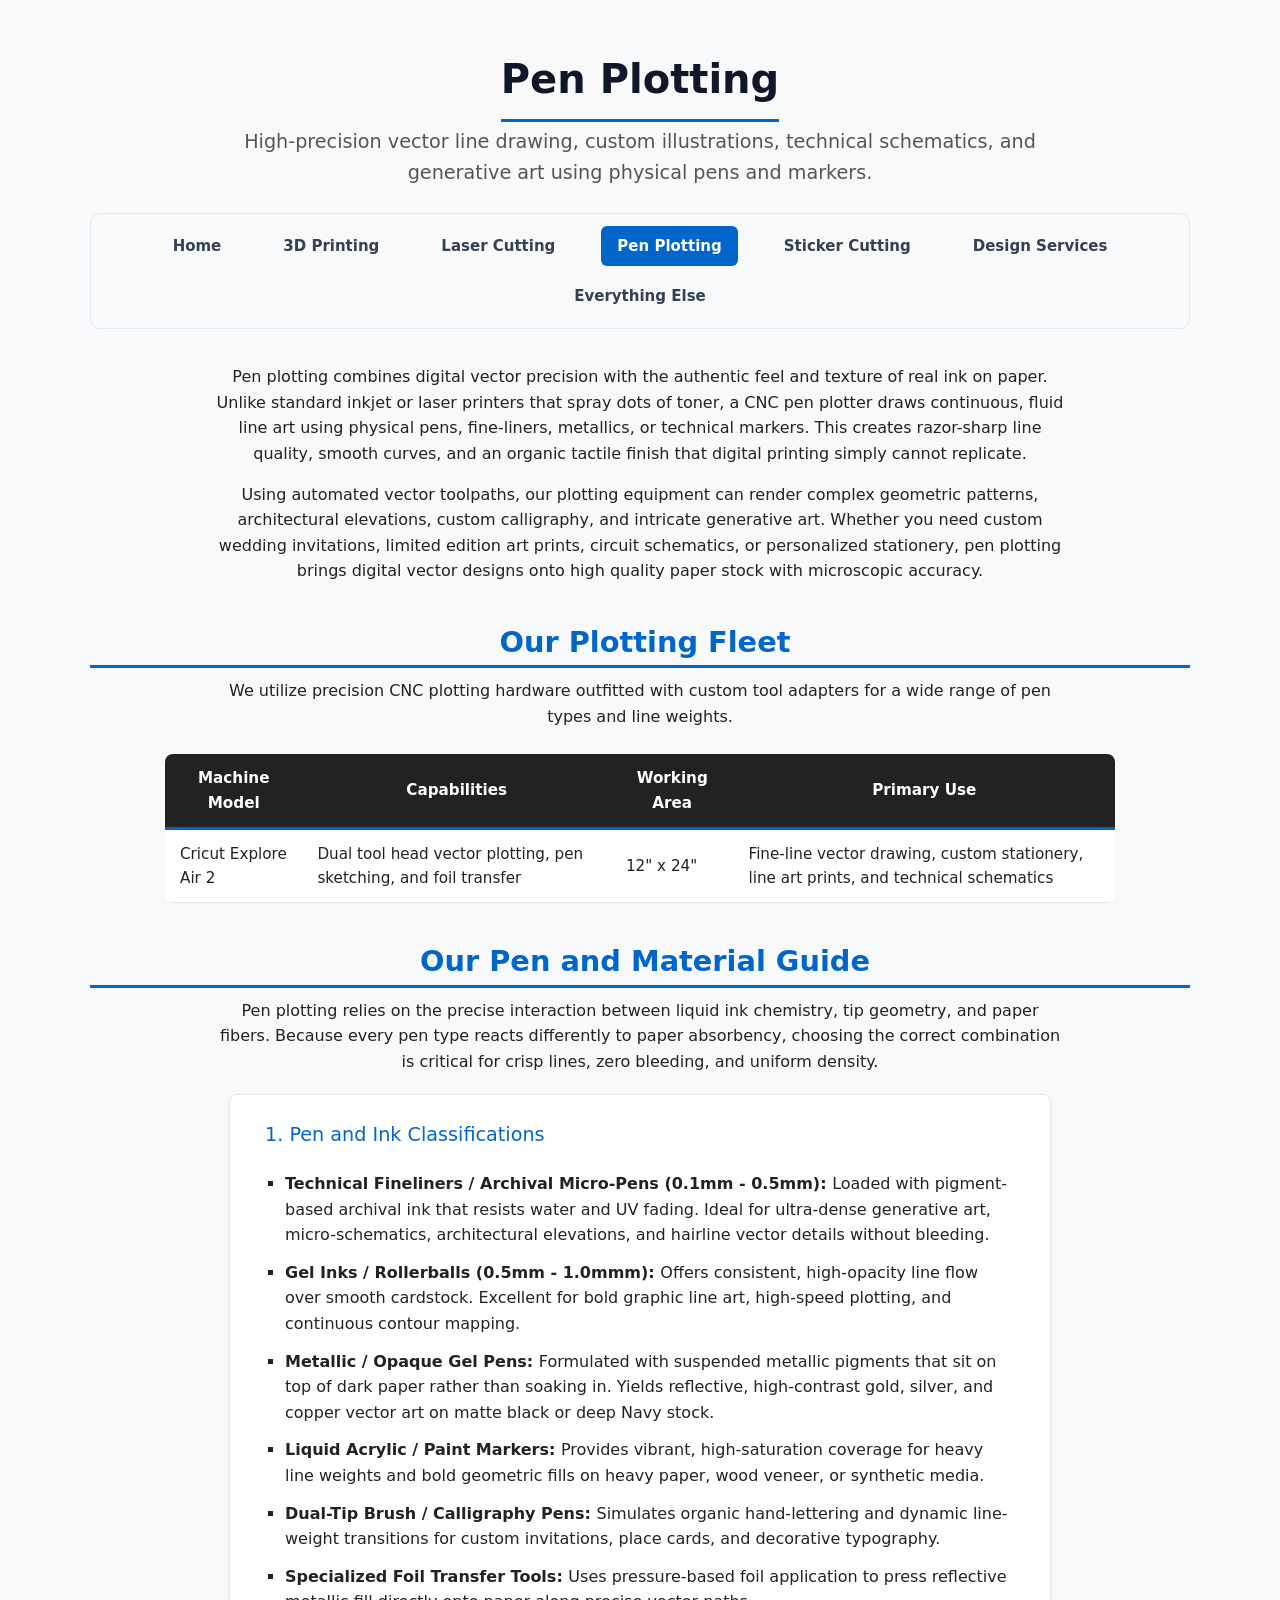
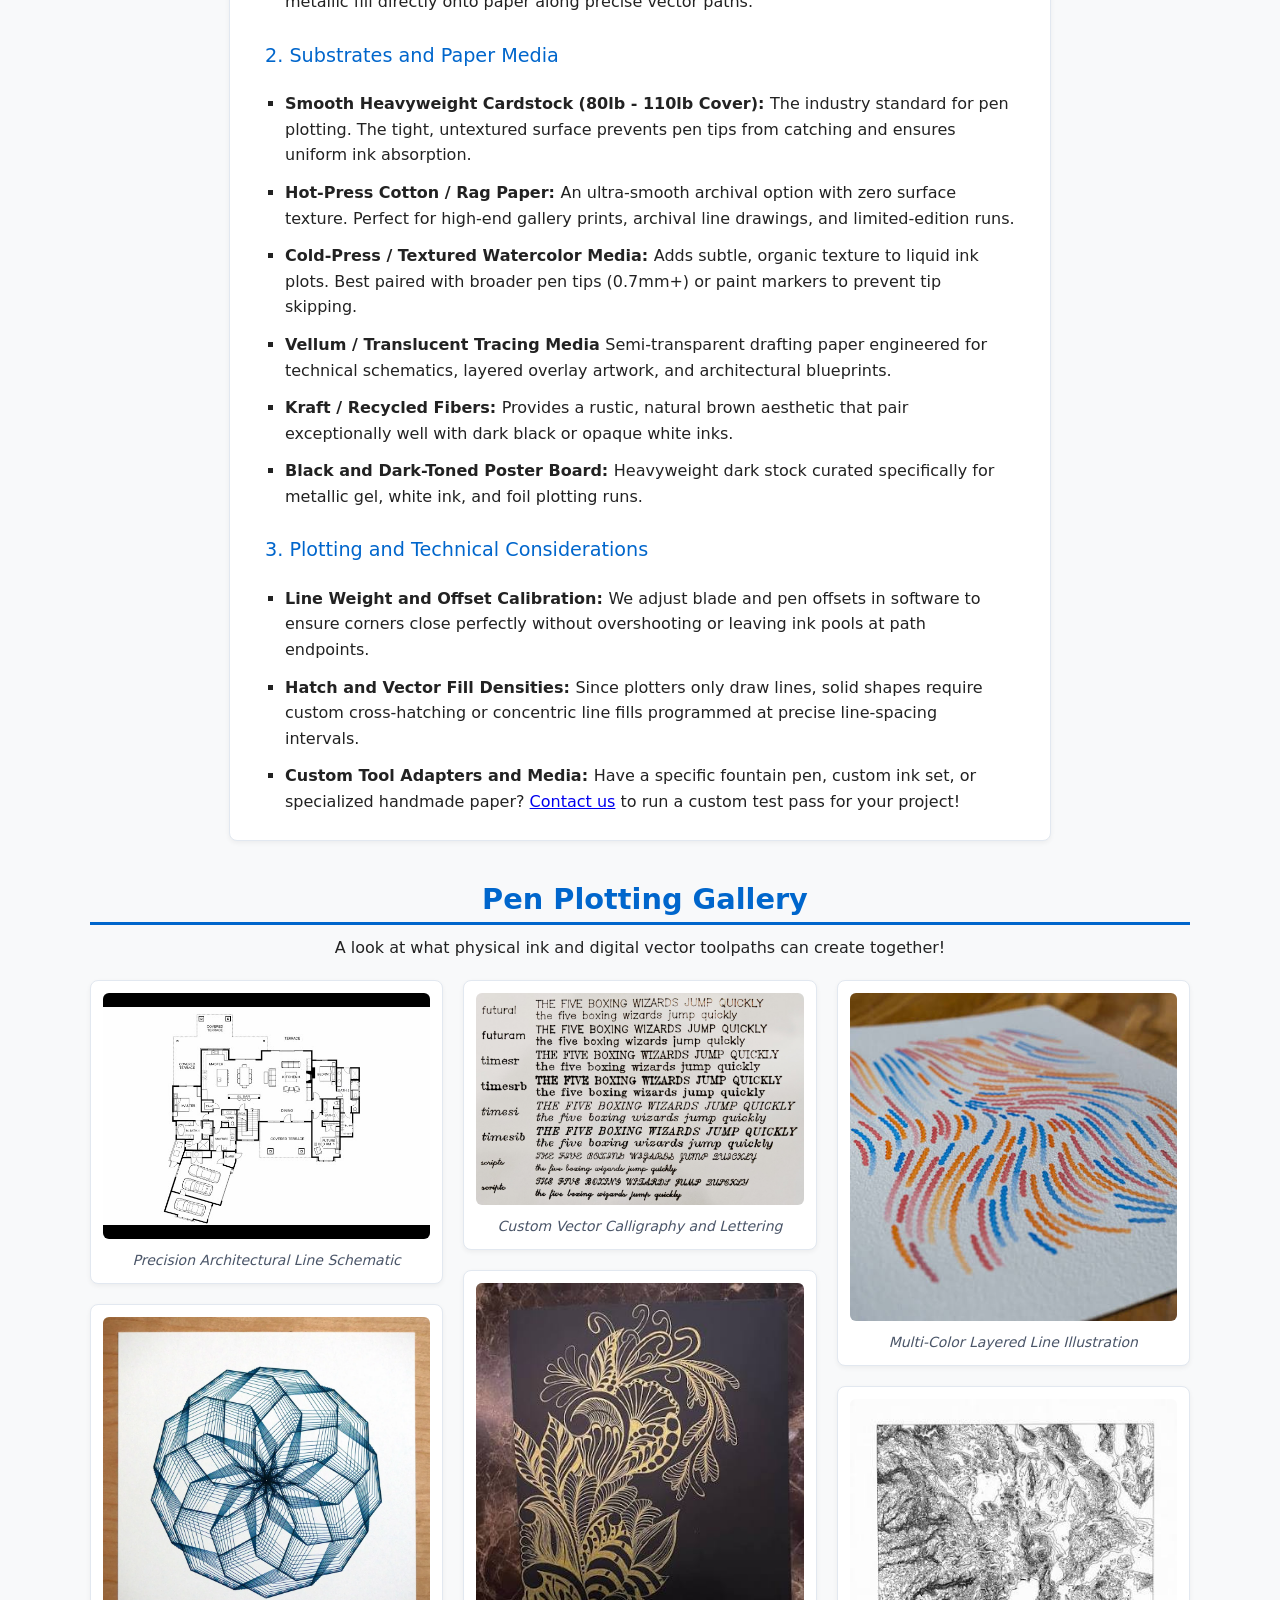
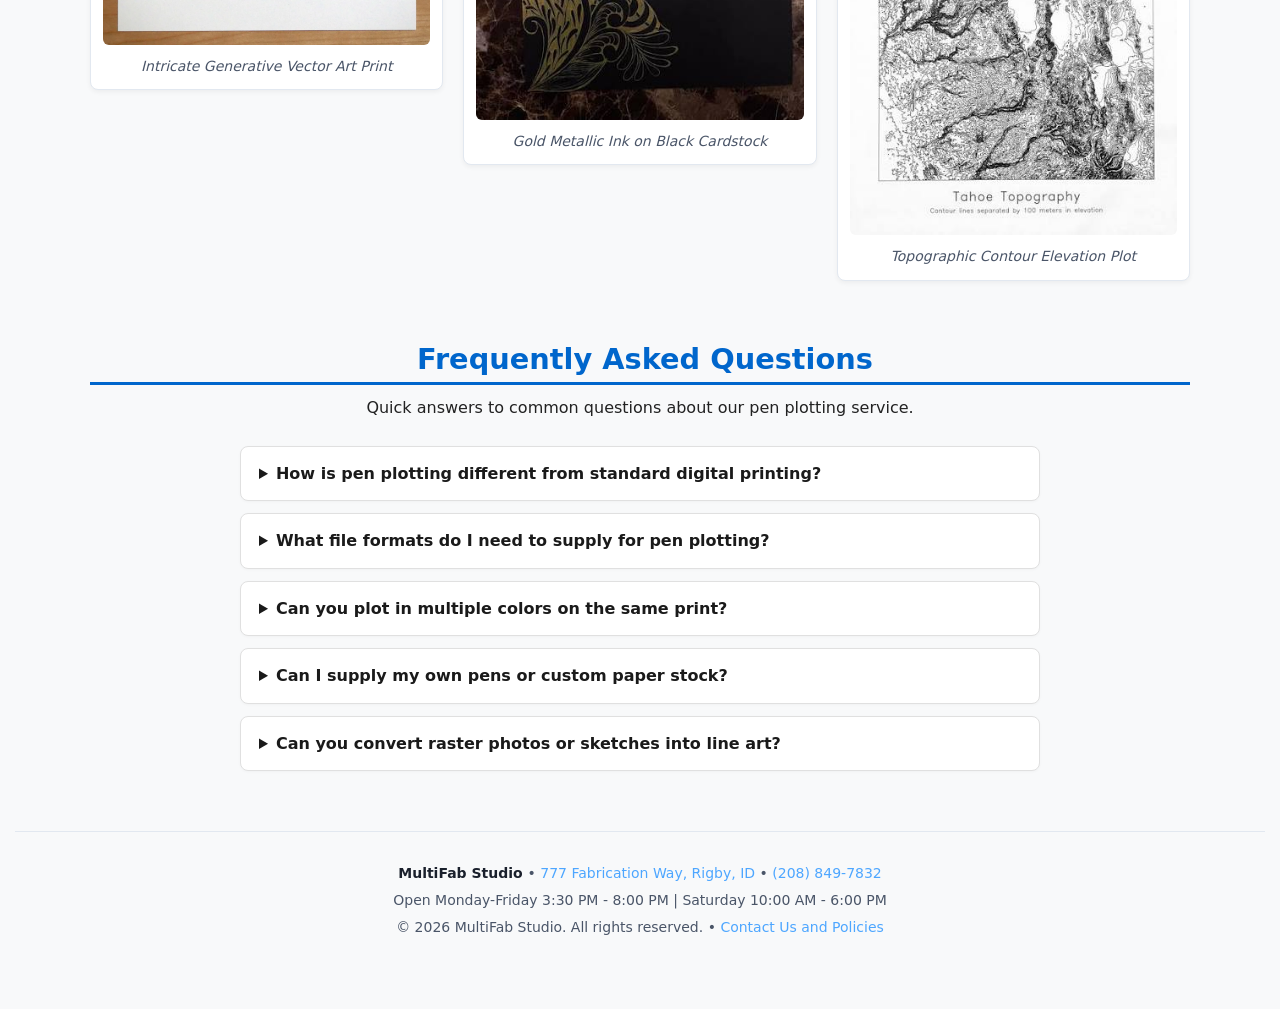
<file: penplotting.html>
<!DOCTYPE html>
<html lang="en">
    <head>
        <meta charset="UTF-8">
        <meta name="viewport" content="width=device-width, initial-scale=1.0">
        <title> Pen Plotting - MultiFab Studio </title>
        <link rel="stylesheet" href="style.css">
    </head>
    <body>
        <div class="container">
            <h1> Pen Plotting </h1>
            <h3> High-precision vector line drawing, custom illustrations, technical schematics, and generative art using physical pens and markers. </h3>

            <nav>
                <a href="index.html"> Home </a>
                <a href="3dprinting.html"> 3D Printing </a>
                <a href="lasercutting.html"> Laser Cutting </a>
                <a href="penplotting.html" class="active"> Pen Plotting </a>
                <a href="stickercutting.html"> Sticker Cutting </a>
                <a href="designservices.html"> Design Services </a>
                <a href="everythingelse.html"> Everything Else </a>
            </nav>

            <p>
                Pen plotting combines digital vector precision with the authentic feel and texture of real ink on paper. Unlike standard inkjet or laser printers that spray dots of toner, a CNC pen plotter draws continuous, fluid line art using physical pens, fine-liners, metallics, or technical markers. This creates razor-sharp line quality, smooth curves, and an organic tactile finish that digital printing simply cannot replicate.
            </p>
            <p>
                Using automated vector toolpaths, our plotting equipment can render complex geometric patterns, architectural elevations, custom calligraphy, and intricate generative art. Whether you need custom wedding invitations, limited edition art prints, circuit schematics, or personalized stationery, pen plotting brings digital vector designs onto high quality paper stock with microscopic accuracy.
            </p>

            <h2> Our Plotting Fleet </h2>
            <p> We utilize precision CNC plotting hardware outfitted with custom tool adapters for a wide range of pen types and line weights. </p>
            
            <table class="fleet-table">
                <thead>
                    <tr>
                        <th> Machine Model </th>
                        <th> Capabilities </th>
                        <th> Working Area </th>
                        <th> Primary Use </th>
                    </tr>
                </thead>
                <tbody>
                    <tr>
                        <td> Cricut Explore Air 2 </td>
                        <td> Dual tool head vector plotting, pen sketching, and foil transfer </td>
                        <td> 12" x 24" </td>
                        <td> Fine-line vector drawing, custom stationery, line art prints, and technical schematics </td>
                    </tr>
                </tbody>
            </table>

            <h2> Our Pen and Material Guide </h2>
            <p> 
                Pen plotting relies on the precise interaction between liquid ink chemistry, tip geometry, and paper fibers.
                Because every pen type reacts differently to paper absorbency, choosing the correct combination is critical for crisp lines, zero bleeding, and uniform density.
            </p>

            <div class="materials-wrapper">
                <h3> 1. Pen and Ink Classifications </h3>
                <ul>
                    <li>
                        <strong> Technical Fineliners / Archival Micro-Pens (0.1mm - 0.5mm): </strong>
                        Loaded with pigment-based archival ink that resists water and UV fading. Ideal for ultra-dense generative art, micro-schematics, architectural elevations, and hairline vector details without bleeding.
                    </li>
                    <li>
                        <strong> Gel Inks / Rollerballs (0.5mm - 1.0mmm): </strong>
                        Offers consistent, high-opacity line flow over smooth cardstock. Excellent for bold graphic line art, high-speed plotting, and continuous contour mapping.
                    </li>
                    <li>
                        <strong> Metallic / Opaque Gel Pens: </strong>
                        Formulated with suspended metallic pigments that sit on top of dark paper rather than soaking in. Yields reflective, high-contrast gold, silver, and copper vector art on matte black or deep Navy stock.
                    </li>
                    <li>
                        <strong> Liquid Acrylic / Paint Markers: </strong>
                        Provides vibrant, high-saturation coverage for heavy line weights and bold geometric fills on heavy paper, wood veneer, or synthetic media.
                    </li>
                    <li> 
                        <strong> Dual-Tip Brush / Calligraphy Pens: </strong>
                        Simulates organic hand-lettering and dynamic line-weight transitions for custom invitations, place cards, and decorative typography.
                    </li>
                    <li>
                        <strong> Specialized Foil Transfer Tools: </strong>
                        Uses pressure-based foil application to press reflective metallic fill directly onto paper along precise vector paths.
                    </li>
                </ul>
                <br>

                <h3> 2. Substrates and Paper Media </h3>
                <ul>
                    <li>
                        <strong> Smooth Heavyweight Cardstock (80lb - 110lb Cover): </strong>
                        The industry standard for pen plotting. The tight, untextured surface prevents pen tips from catching and ensures uniform ink absorption.
                    </li>
                    <li> 
                        <strong> Hot-Press Cotton / Rag Paper: </strong>
                        An ultra-smooth archival option with zero surface texture. Perfect for high-end gallery prints, archival line drawings, and limited-edition runs.
                    </li>
                    <li>
                        <strong> Cold-Press / Textured Watercolor Media: </strong>
                        Adds subtle, organic texture to liquid ink plots. Best paired with broader pen tips (0.7mm+) or paint markers to prevent tip skipping.
                    </li>
                    <li>
                        <strong> Vellum / Translucent Tracing Media </strong>
                        Semi-transparent drafting paper engineered for technical schematics, layered overlay artwork, and architectural blueprints.
                    </li>
                    <li>
                        <strong> Kraft / Recycled Fibers: </strong>
                        Provides a rustic, natural brown aesthetic that pair exceptionally well with dark black or opaque white inks.
                    </li>
                    <li>
                        <strong> Black and Dark-Toned Poster Board: </strong>
                        Heavyweight dark stock curated specifically for metallic gel, white ink, and foil plotting runs.
                    </li>
                </ul>
                <br>
                
                <h3> 3. Plotting and Technical Considerations </h3>
                <ul>
                    <li>
                        <strong> Line Weight and Offset Calibration: </strong>
                        We adjust blade and pen offsets in software to ensure corners close perfectly without overshooting or leaving ink pools at path endpoints.
                    </li>
                    <li>
                        <strong> Hatch and Vector Fill Densities: </strong>
                        Since plotters only draw lines, solid shapes require custom cross-hatching or concentric line fills programmed at precise line-spacing intervals.
                    </li>
                    <li>
                        <strong> Custom Tool Adapters and Media: </strong>
                        Have a specific fountain pen, custom ink set, or specialized handmade paper? <a href="everythingelse.html"> Contact us</a> to run a custom test pass for your project!
                    </li>
                </ul>
            </div>

            <h2> Pen Plotting Gallery </h2>
            <p> A look at what physical ink and digital vector toolpaths can create together! </p>

            <div class="gallery-grid">
                <div class="gallery-card">
                    <img src="penplotting4.jpg">
                    <p><em> Precision Architectural Line Schematic </em></p>
                </div>
                <div class="gallery-card">
                    <img src="penplotting1.webp">
                    <p><em> Intricate Generative Vector Art Print </em></p>
                </div>
                <div class="gallery-card">
                    <img src="penplotting3.jpg">
                    <p><em> Custom Vector Calligraphy and Lettering </em></p>
                </div>
                <div class="gallery-card">
                    <img src="penplotting2.jpg">
                    <p><em> Gold Metallic Ink on Black Cardstock </em></p>
                </div>
                <div class="gallery-card">
                    <img src="penplotting5.jpg">
                    <p><em> Multi-Color Layered Line Illustration </em></p>
                </div>
                <div class="gallery-card">
                    <img src="penplotting6.jpg">
                    <p><em> Topographic Contour Elevation Plot </em></p>
                </div>
            </div>

            <h2> Frequently Asked Questions </h2>
            <p> Quick answers to common questions about our pen plotting service. </p>

            <div class="faq-wrapper">
                <details> 
                    <summary> How is pen plotting different from standard digital printing? </summary>
                    <p> Standard printers use microscopic ink dots to approximate shapes, whereas a pen plotter physically draws unbroken lines using actual ink pens. This results in crisp lines, vibrant solid colors, and unique ink textures on real paper. </p>
                </details>
                <details>
                    <summary> What file formats do I need to supply for pen plotting? </summary>
                    <p> Because plotters draw along paths, we require vector files like SVG, DXF, PDF, or AI. Every line in your artwork will be followed directly by the pen tip. </p>
                </details>
                <details>
                    <summary> Can you plot in multiple colors on the same print? </summary>
                    <p> Yes! We can assign different vector layers in your design to different pen colors or line weights, swapping pens between passes for multi-color drawings. </p>
                </details>
                <details>
                    <summary> Can I supply my own pens or custom paper stock? </summary>
                    <p> In most cases, yes! As long as the pens fit our machine adapters and the paper fits within our 12" x 24" cutting mat area, we can accommodate custom media. </p>
                </details>
                <details>
                    <summary> Can you convert raster photos or sketches into line art? </summary>
                    <p> Yes, we offer vectorization services to convert raster images, high-contrast drawings, or hand-written notes into plottable vector line art. </p>
                </details>
            </div>
        </div>
        <footer>
            <p><strong> MultiFab Studio </strong> &bull; <a href="https://www.google.com/maps/search/?api=1&query=777+Fabrication+Way+Rigby+ID" target="_blank"> 777 Fabrication Way, Rigby, ID </a> &bull; <a href="tel:12088497832"> (208) 849-7832 </a></p>
            <p> Open Monday-Friday 3:30 PM - 8:00 PM | Saturday 10:00 AM - 6:00 PM </p>
            <p> &copy; 2026 MultiFab Studio. All rights reserved. &bull; <a href="everythingelse.html"> Contact Us and Policies </a></p>
        </footer>
    </body>
</html>
</file>
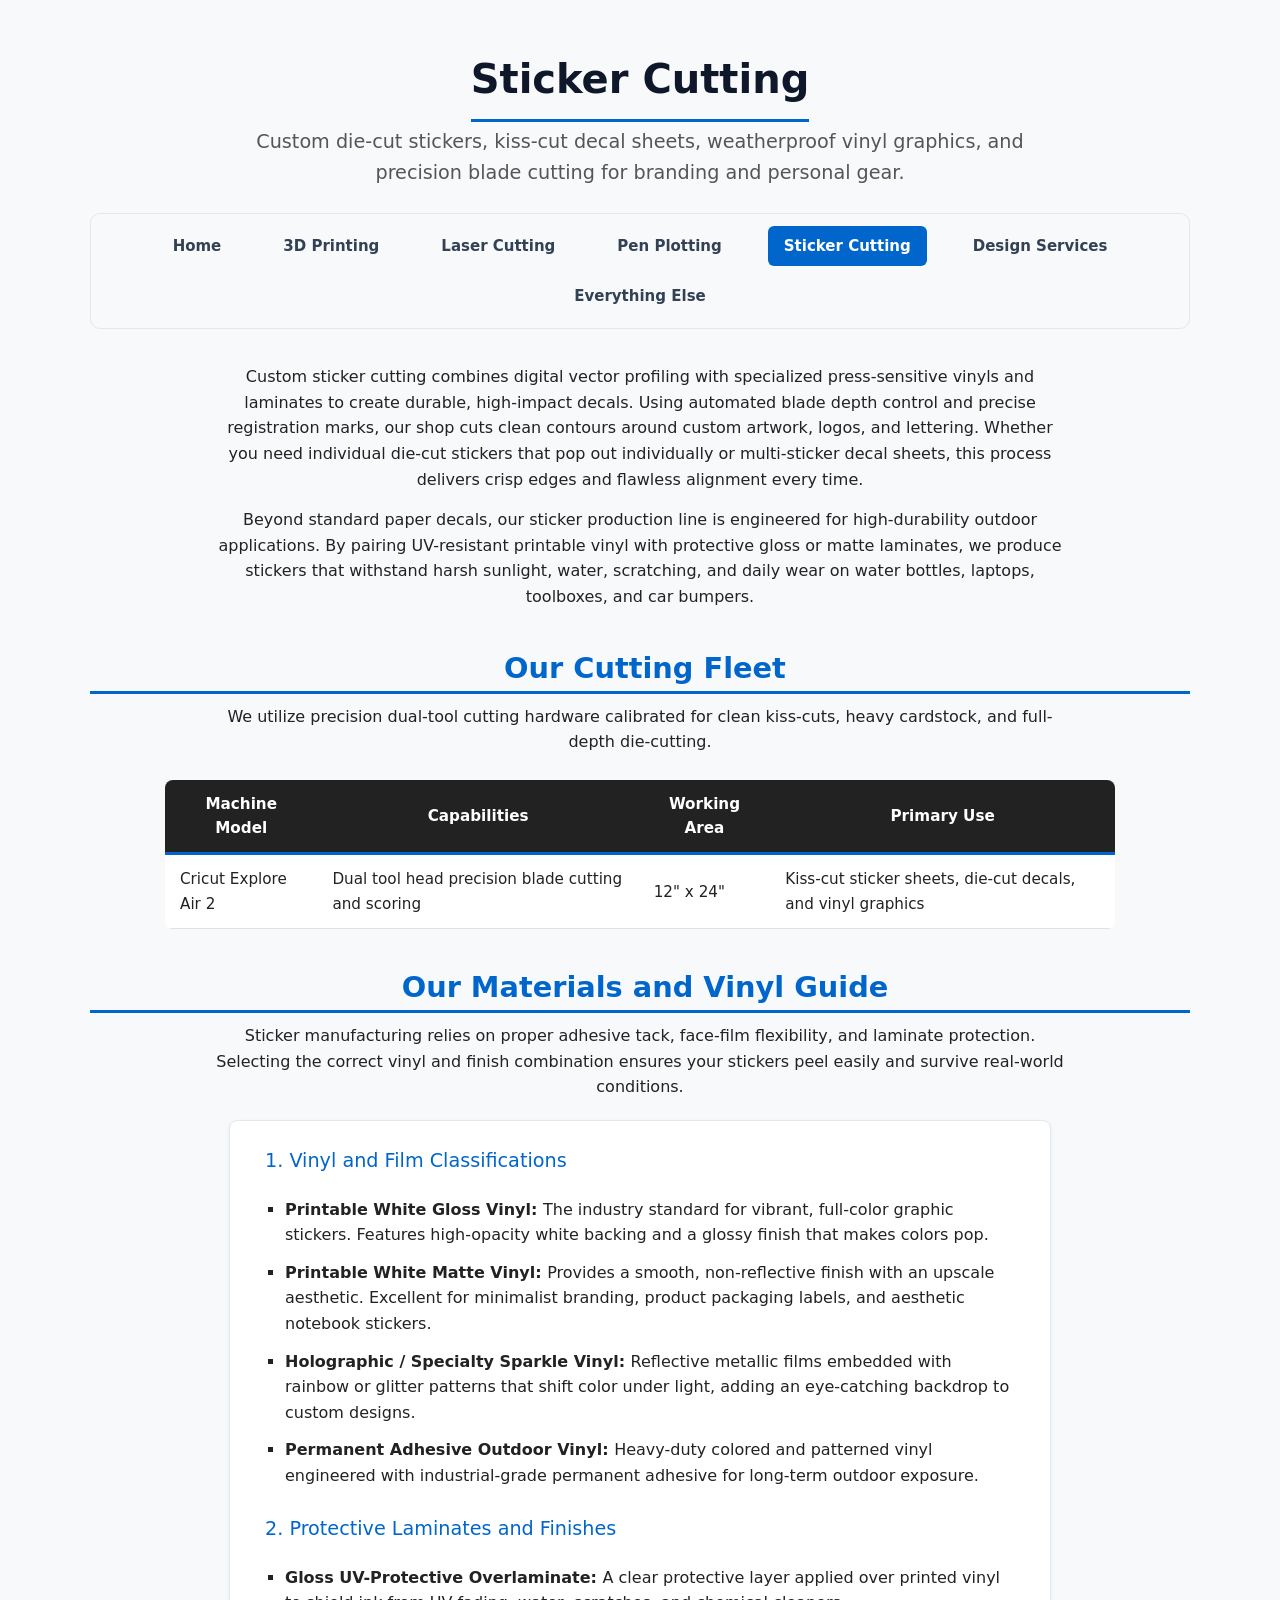
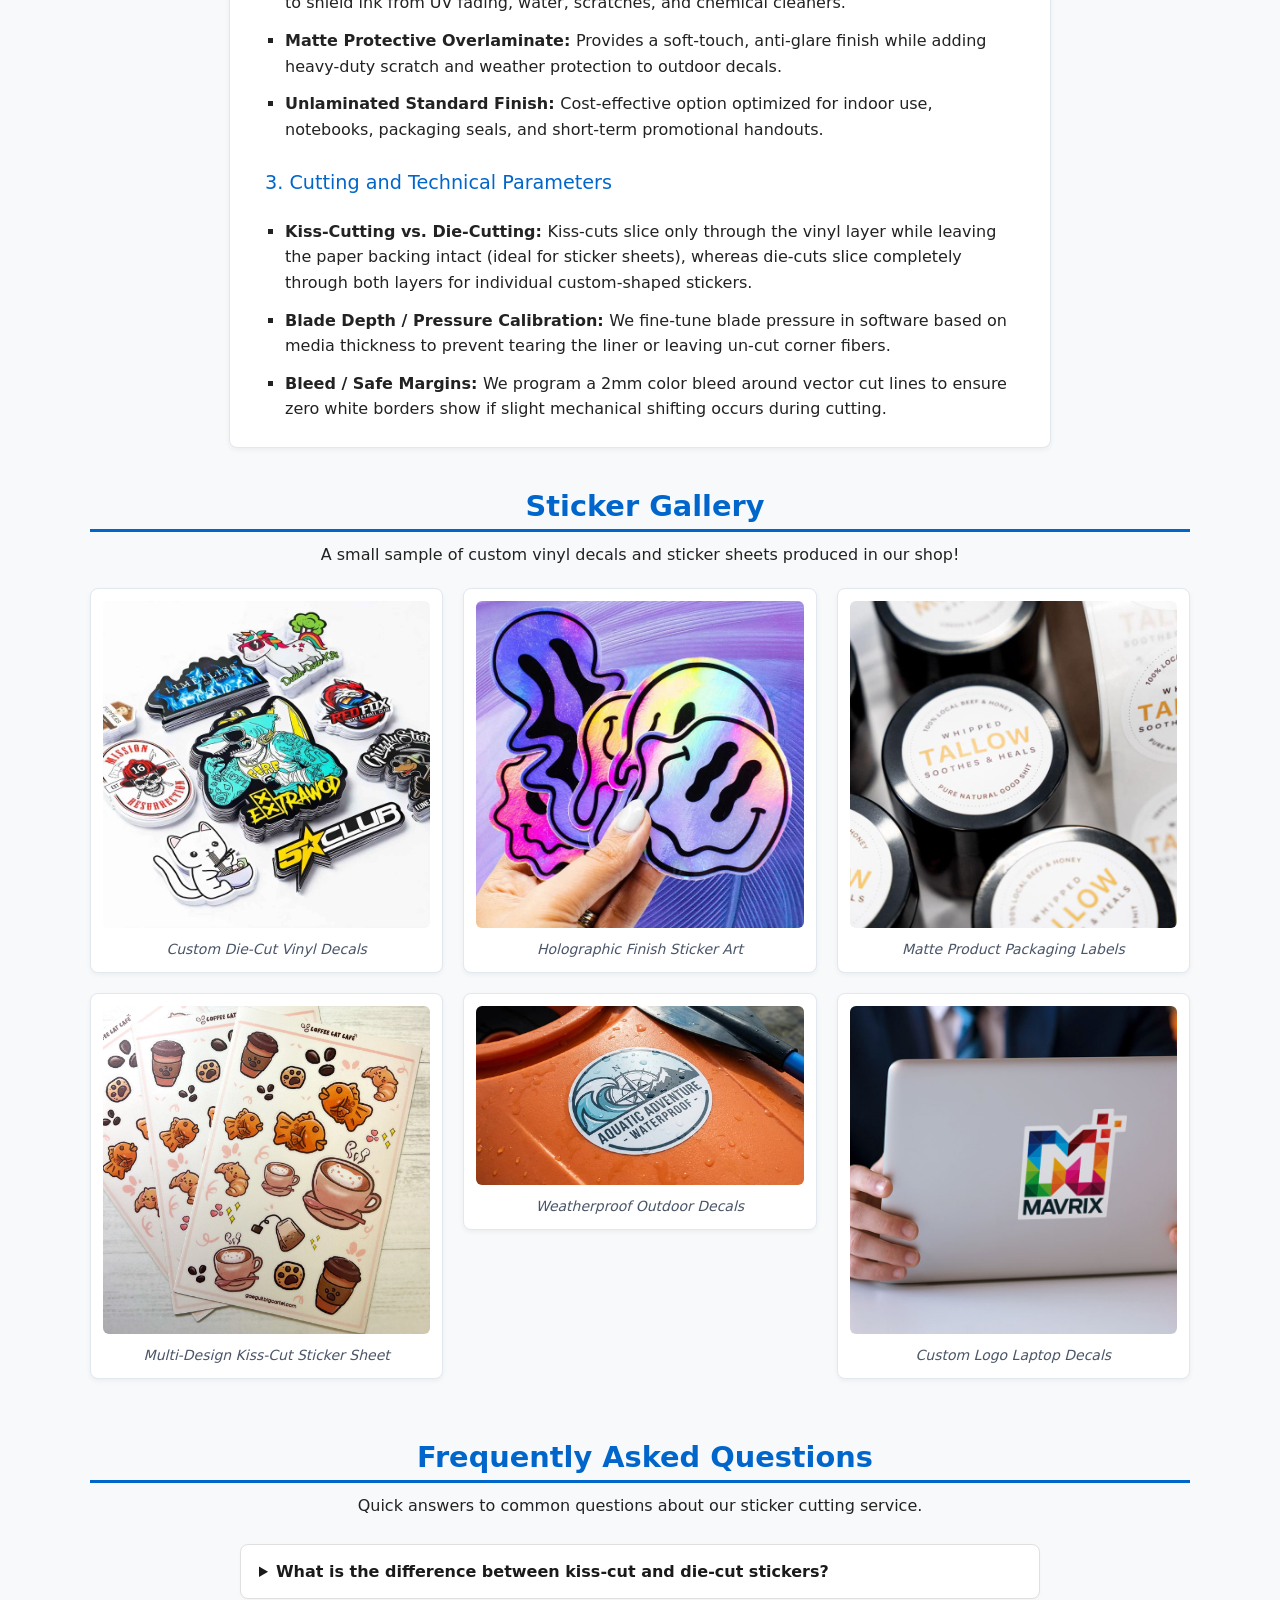
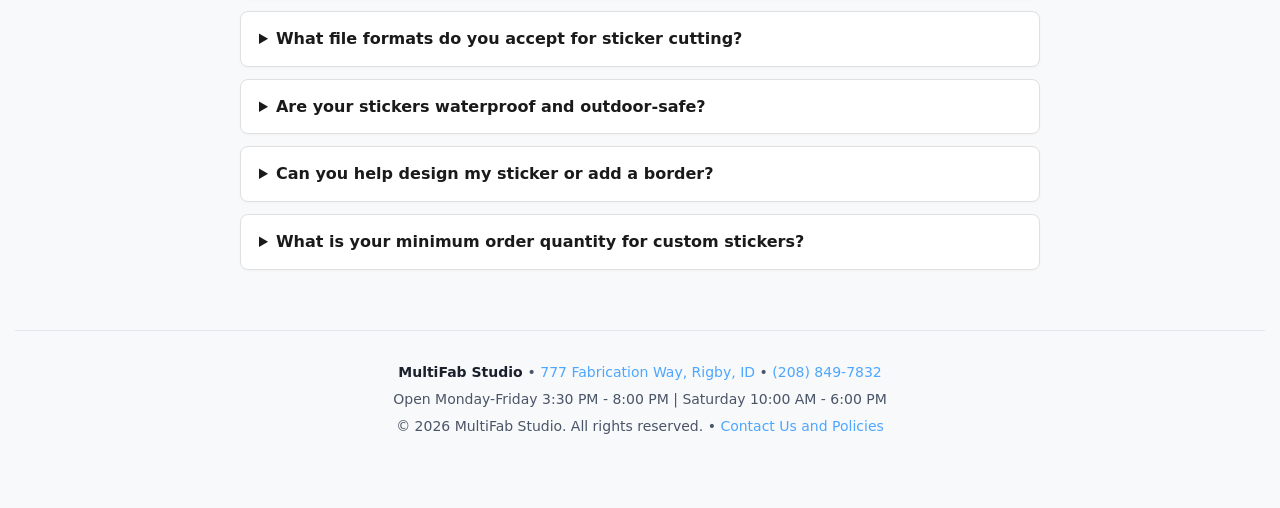
<file: stickercutting.html>
<!DOCTYPE html>
<html lang="en">
    <head>
        <meta charset="UTF-8">
        <meta name="viewport" content="width=device-width, initial-scale=1.0">
        <title> Sticker Cutting - MultiFab Studio </title>
        <link rel="stylesheet" href="style.css">
    </head>
    <body>
        <div class="container">
            <h1> Sticker Cutting </h1>
            <h3> Custom die-cut stickers, kiss-cut decal sheets, weatherproof vinyl graphics, and precision blade cutting for branding and personal gear. </h3>

            <nav>
                <a href="index.html"> Home </a>
                <a href="3dprinting.html"> 3D Printing </a>
                <a href="lasercutting.html"> Laser Cutting </a>
                <a href="penplotting.html"> Pen Plotting </a>
                <a href="stickercutting.html" class="active"> Sticker Cutting </a>
                <a href="designservices.html"> Design Services </a>
                <a href="everythingelse.html"> Everything Else </a>
            </nav>

            <p>
                Custom sticker cutting combines digital vector profiling with specialized press-sensitive vinyls and laminates to create durable, high-impact decals. Using automated blade depth control and precise registration marks, our shop cuts clean contours around custom artwork, logos, and lettering. Whether you need individual die-cut stickers that pop out individually or multi-sticker decal sheets, this process delivers crisp edges and flawless alignment every time.
            </p>
            <p> 
                Beyond standard paper decals, our sticker production line is engineered for high-durability outdoor applications. By pairing UV-resistant printable vinyl with protective gloss or matte laminates, we produce stickers that withstand harsh sunlight, water, scratching, and daily wear on water bottles, laptops, toolboxes, and car bumpers.
            </p>

            <h2> Our Cutting Fleet </h2>
            <p> We utilize precision dual-tool cutting hardware calibrated for clean kiss-cuts, heavy cardstock, and full-depth die-cutting. </p>

            <table class="fleet-table"> 
                <thead>
                    <tr>
                        <th> Machine Model </th>
                        <th> Capabilities </th>
                        <th> Working Area </th>
                        <th> Primary Use </th>
                    </tr>
                </thead>
                <tbody>
                    <tr>
                        <td> Cricut Explore Air 2 </td>
                        <td> Dual tool head precision blade cutting and scoring </td>
                        <td> 12" x 24" </td>
                        <td> Kiss-cut sticker sheets, die-cut decals, and vinyl graphics </td>
                    </tr>
                </tbody>
            </table>

            <h2> Our Materials and Vinyl Guide </h2>
            <p> 
                Sticker manufacturing relies on proper adhesive tack, face-film flexibility, and laminate protection.
                Selecting the correct vinyl and finish combination ensures your stickers peel easily and survive real-world conditions.
            </p>

            <div class="materials-wrapper">
                <h3> 1. Vinyl and Film Classifications </h3>
                <ul>
                    <li>
                        <strong> Printable White Gloss Vinyl: </strong>
                        The industry standard for vibrant, full-color graphic stickers. Features high-opacity white backing and a glossy finish that makes colors pop.
                    </li>
                    <li>
                        <strong> Printable White Matte Vinyl: </strong>
                        Provides a smooth, non-reflective finish with an upscale aesthetic. Excellent for minimalist branding, product packaging labels, and aesthetic notebook stickers.
                    </li>
                    <li>
                        <strong> Holographic / Specialty Sparkle Vinyl: </strong>
                        Reflective metallic films embedded with rainbow or glitter patterns that shift color under light, adding an eye-catching backdrop to custom designs.
                    </li>
                    <li>
                        <strong> Permanent Adhesive Outdoor Vinyl: </strong>
                        Heavy-duty colored and patterned vinyl engineered with industrial-grade permanent adhesive for long-term outdoor exposure. 
                    </li>
                </ul>
                <br>

                <h3> 2. Protective Laminates and Finishes </h3>
                <ul>
                    <li>
                        <strong> Gloss UV-Protective Overlaminate: </strong>
                        A clear protective layer applied over printed vinyl to shield ink from UV fading, water, scratches, and chemical cleaners.
                    </li>
                    <li>
                        <strong> Matte Protective Overlaminate: </strong>
                        Provides a soft-touch, anti-glare finish while adding heavy-duty scratch and weather protection to outdoor decals.
                    </li>
                    <li>
                        <strong> Unlaminated Standard Finish: </strong>
                        Cost-effective option optimized for indoor use, notebooks, packaging seals, and short-term promotional handouts.
                    </li>
                </ul>
                <br>

                <h3> 3. Cutting and Technical Parameters </h3>
                <ul>
                    <li>
                        <strong> Kiss-Cutting vs. Die-Cutting: </strong>
                        Kiss-cuts slice only through the vinyl layer while leaving the paper backing intact (ideal for sticker sheets), whereas die-cuts slice completely through both layers for individual custom-shaped stickers.
                    </li>
                    <li> 
                        <strong> Blade Depth / Pressure Calibration: </strong>
                        We fine-tune blade pressure in software based on media thickness to prevent tearing the liner or leaving un-cut corner fibers.
                    </li>
                    <li>
                        <strong> Bleed / Safe Margins: </strong>
                        We program a 2mm color bleed around vector cut lines to ensure zero white borders show if slight mechanical shifting occurs during cutting.
                    </li>
                </ul>
            </div>

            <h2> Sticker Gallery </h2>
            <p> A small sample of custom vinyl decals and sticker sheets produced in our shop! </p>

            <div class="gallery-grid">
                <div class="gallery-card">
                    <img src="stickercutting1.jpg">
                    <p><em> Custom Die-Cut Vinyl Decals </em></p>
                </div>
                <div class="gallery-card">
                    <img src="stickercutting2.webp">
                    <p><em> Multi-Design Kiss-Cut Sticker Sheet </em></p>
                </div>
                <div class="gallery-card">
                    <img src="stickercutting3.webp">
                    <p><em> Holographic Finish Sticker Art </em></p>
                </div>
                <div class="gallery-card">
                    <img src="stickercutting4.jpg">
                    <p><em> Weatherproof Outdoor Decals </em></p>
                </div>
                <div class="gallery-card">
                    <img src="stickercutting5.jpg">
                    <p><em> Matte Product Packaging Labels </em></p>
                </div>
                <div class="gallery-card">
                    <img src="stickercutting6.jpg">
                    <p><em> Custom Logo Laptop Decals </em></p>
                </div>
            </div>

            <h2> Frequently Asked Questions </h2>
            <p> Quick answers to common questions about our sticker cutting service. </p>

            <div class="faq-wrapper">
                <details>
                    <summary> What is the difference between kiss-cut and die-cut stickers? </summary>
                    <p> Kiss-cuts slice through the vinyl but leave the backing paper whole, making them great for sticker sheets with multiple designs. Die-cuts cut completely through both the vinyl and backing paper to give you individual stickers shaped to your artwork. </p>
                </details>
                <details>
                    <summary> What file formats do you accept for sticker cutting? </summary>
                    <p> We prefer vector files like SVG, AI, PDF, or high-resolution PNG files with transparent backgrounds (at least 300 DPI) accompanied by a vector cut contour line. </p>
                </details>
                <details>
                    <summary> Are your stickers waterproof and outdoor-safe? </summary>
                    <p> Yes! When printed on our premium vinyl and finished with our UV-protective overlaminate, our stickers are fully waterproof, dishwasher safe, and rated for outdoor weather resistance. </p>
                </details>
                <details>
                    <summary> Can you help design my sticker or add a border? </summary>
                    <p> Absolutely! We can add custom offset white borders, drop shadows, or adjust your artwork layout using our design services before cutting. </p>
                </details>
                <details>
                    <summary> What is your minimum order quantity for custom stickers? </summary>
                    <p> We accommodate everything from small single-batch custom runs for testing up to large bulk production orders for businesses and events. </p>
                </details>
            </div>
        </div>
        <footer>
            <p><strong> MultiFab Studio </strong> &bull; <a href="https://www.google.com/maps/search/?api=1&query=777+Fabrication+Way+Rigby+ID" target="_blank"> 777 Fabrication Way, Rigby, ID </a> &bull; <a href="tel:12088497832"> (208) 849-7832 </a></p>
            <p> Open Monday-Friday 3:30 PM - 8:00 PM | Saturday 10:00 AM - 6:00 PM </p>
            <p> &copy; 2026 MultiFab Studio. All rights reserved. &bull; <a href="everythingelse.html"> Contact Us and Policies </a></p>
        </footer>
    </body>
</html>
</file>
<file: style.css>
body {
    font-family: system-ui, -apple-system, BlinkMacSystemFont, 'Segoe UI', Roboto, Oxygen, Ubuntu, Cantarell, sans-serif;
    line-height: 1.6;
    color: #222222;
    background-color: #f8f9fa;
    margin: 0;
    padding: 20px 15px 40px;
}

.container{
    max-width: 1100px;
    margin: 0 auto;
    text-align: center;
}

h1 {
    font-size: 2.5rem;
    color: #111111;
    margin-bottom: 5px;
}

h2 {
    font-size: 1.8rem;
    color: #1a1a1a;
    margin-top: 40px;
    margin-bottom: 10px;
}

h3 {
    font-size: 1.2rem;
    font-weight: 400;
    color: #555555;
    max-width: 800px;
    margin: 0 auto 20px;
}

p {
    max-width: 850px;
    margin: 0 auto 15px;
    font-size: 1rem;
}

nav {
    margin: 25px 0 35px;
    padding: 12px 0;
    border-top: 1px solid #e0e0e0;
    border-bottom: 1px solid #e0e0e0;
}

nav a {
    color: #0066cc;
    text-decoration: none;
    font-weight: 600;
    margin: 0 10px;
    transition: color 0.2s ease;
}

nav a:hover {
    color: #004499;
    text-decoration: underline;
}

table.fleet-table {
    width: 100%;
    max-width: 950px;
    margin: 25px auto;
    border-collapse: collapse;
    background-color: #ffffff;
    box-shadow: 0 2px 5px rgba (0, 0, 0, 0.05);
    border-radius: 8px;
    overflow: hidden;
}

table.fleet-table th {
    background-color: #222222;
    color: #ffffff;
    padding: 12px 15px;
    text-align: center;
    font-size: 0.95rem;
}

table.fleet-table td {
    padding: 12px 15px;
    border-bottom: 1px solid #e0e0e0;
    text-align: left;
    font-size: 0.95rem;
}

table.fleet-table tr:nth-child(even) {
    background-color: #f2f4f7;
}

table.fleet-table tr:hover {
    background-color: #e9ecef;
}

.materials-wrapper {
    text-align: left;
    max-width: 750px;
    margin: 20px auto;
    background-color: #ffffff;
    padding: 25px 35px;
    border-radius: 8px;
    box-shadow: 0 2px 5px rgba(0, 0, 0, 0.05);
    border: 1px solid #e2e8f0;
}

.materials-wrapper ul {
    list-style-type: square;
    padding-left: 20px;
    margin: 0;
}

.materials-wrapper li {
    margin-bottom: 12px;
}

.materials-wrapper li:last-child {
    margin-bottom:0;
}

.gallery-grid {
    column-count: 3;
    column-gap: 20px;
    margin-top: 20px
}

.gallery-card {
    background-color: #ffffff;
    border: 1px solid #e2e8f0;
    border-radius: 8px;
    padding: 12px;
    text-align: center;
    box-shadow: 0 2px 5px rgba(0, 0, 0, 0.05);
    break-inside: avoid;
    margin-bottom: 20px;
    display: inline-block;
    width: 100%;
    box-sizing: border-box;
}

.gallery-card:hover {
    transform: translateY(-3px);
    box-shadow: 0 6px 12px rgba (0, 0, 0, 0.08);
}

.gallery-card img {
    max-width: 100%;
    height: auto;
    border-radius: 6px;
    display: block;
}

.gallery-card p {
    margin-top: 10px;
    margin-bottom: 0;
    font-size: 14px;
    color: #4a5568
}

.faq-wrapper {
    text-align: left;
    max-width: 800px;
    margin: 25px auto;
}

.faq-wrapper details {
    margin-bottom: 12px;
    padding: 14px 18px;
    border: 1px solid #e0e0e0;
    border-radius: 8px;
    background-color: #ffffff;
    box-shadow: 0 1px 3px rgba(0, 0, 0, 0.03);
    transition: background-color 0.2s ease;
}

.faq-wrapper details[open] {
    background-color: #ffffff;
    border-color: #cbd5e1;
}

.faq-wrapper summary {
    font-weight: 600;
    font-size: 1rem;
    cursor: pointer;
    color: #1a1a1a;
}

.faq-wrapper details p {
    margin-top: 12px;
    margin-bottom: 0;
    color: #444444;
}

.contact-form-container {
    text-align: left;
    max-width: 600px;
    margin: 20px auto;
    padding: 25px;
    background-color: #fcfcfc;
    border: 1px solid #e0e0e0;
    border-radius: 8px;
}

.contact-form .form-row {
    margin-bottom: 12px;
    display: flex;
    align-items: center;
}

.contact-form .form-row label {
    width: 60px;
    font-weight: bold;
}

.contact-form input[type="text"],
.contact-form input[type="number"],
.contact-form input[type="email"] {
    padding: 6px 10px;
    border: 1px solid #ccc;
    border-radius: 4px;
    font-size: 14px;
}

.contact-form input[type="text"] {
    width: 300px;
}

.contact-form input[type="number"] {
    width: 80px;
}

.contact-form input[type="email"] {
    width: 300px;
}

.contact-form .form-section {
    margin-top: 20px;
    margin-bottom: 15px;
}

.contact-form .form-heading {
    font-weight: bold;
    font-size: 16px;
    margin-bottom: 8px;
}

.contact-form .checkbox-label {
    display: block;
    margin-bottom: 6px;
    font-weight: normal;
    cursor: pointer;
}

.contact-form textarea {
    width: 100%;
    box-sizing: border-box;
    padding: 10px;
    border: 1px solid #ccc;
    border-radius: 4px;
    font-size: 14px;
    resize: vertical;
}

.contact-form .form-buttons {
    margin-top: 15px;
}

.contact-form .form-buttons button {
    padding: 8px 18px;
    margin-right: 10px;
    font-size: 14px;
    cursor: pointer;
}

.contact-form .form-buttons {
    margin-top: 20px;
    display: flex;
    gap: 12px;
}

.contact-form .btn-submit,
.contact-form .btn-reset {
    padding: 10px 22px;
    font-size: 12px;
    font-weight: 600;
    border-radius: 6px;
    cursor: pointer;
    transition: all 0.2s ease-in-out;
    border: none;
}

.contact-form .btn-submit {
    background-color: #0066cc;
    color: #ffffff;
    box-shadow: 0 2px 5px rgba(0, 102, 204, 0.2);
}

.contact-form .btn-submit:hover {
    background-color: #0052a3;
    transform: translateY(-1px);
    box-shadow: 0 4px 8px rgba(0, 102, 204, 0.3);
}

.contact-form .btn-reset {
    background-color: #e0e0e0;
    color: #333333;
}

.contact-form .btn-reset:hover {
    background-color: #d0d0d0;
    color: #000000;
}

footer {
    margin-top: 60px;
    padding: 25px 20px;
    background-color: #f8f9fa;
    color: #4a5568;
    text-align: center !important;
    border-top: 1px solid #e2e8f0;
    font-size: 14px;
}

footer p {
    margin: 6px auto !important;
    color: #4a5568;
    line-height: 1.5;
    font-size: 14px;
    text-align: center !important;
    max-width: 800px;
}

footer strong {
    color: #1a202c;
}

footer a {
    color: #4da6ff;
    text-decoration: none;
    font-weight: 500;
}

footer a:hover {
    text-decoration: underline;
}

nav {
    display: flex;
    flex-wrap: wrap;
    justify-content: center;
    gap: 10px;
    margin: 25px 0 35px 0;
    padding: 12px 16px;
    background-color: #f8f9fa;
    border: 1px solid #e2e8f0;
    border-radius: 10px;
}

nav a {
    text-decoration: none;
    color: #334155;
    font-weight: 600;
    font-size: 15px;
    padding: 8px 16px;
    border-radius: 6px;
    transition: all 0.2s ease-in-out;
}

nav a:hover {
    background-color: #0066cc;
    color: #ffffff;
    transform: translateY(-1px);
    box-shadow: 0 2px 6px rgba(0, 102, 204, 0.25);
}

nav a.active {
    background-color: #0066cc;
    color: #ffffff;
}

h1 {
    color: #0f172a;
    border-bottom: 3px solid #0066cc;
    padding-bottom: 8px;
    display: inline-block;
}

h2 {
    color: #0066cc;
    border-bottom: 3px solid #0066cc;
    padding-left: 10px;
    margin-top: 35px;
}

.fleet-table th,
table th {
    background-color: #0f172a;
    color: #ffffff;
    border-bottom: 3px solid #0066cc;
}

.fleet-table tr:hover {
    background-color: #f1f5f9;
}

.materials-wrapper h3 {
    color: #0066cc;
}

summary {
    color: #0f172a;
    font-weight: 600;
}

summary:hover {
    color: #0066cc;
    cursor: pointer;
}

.gallery-card:hover {
    border-color: #0066cc;
    box-shadow: 0 4px 12px rgba(0, 102, 204, 0.15);
    transition: all 0.2s ease-in-out;
}
</file>
